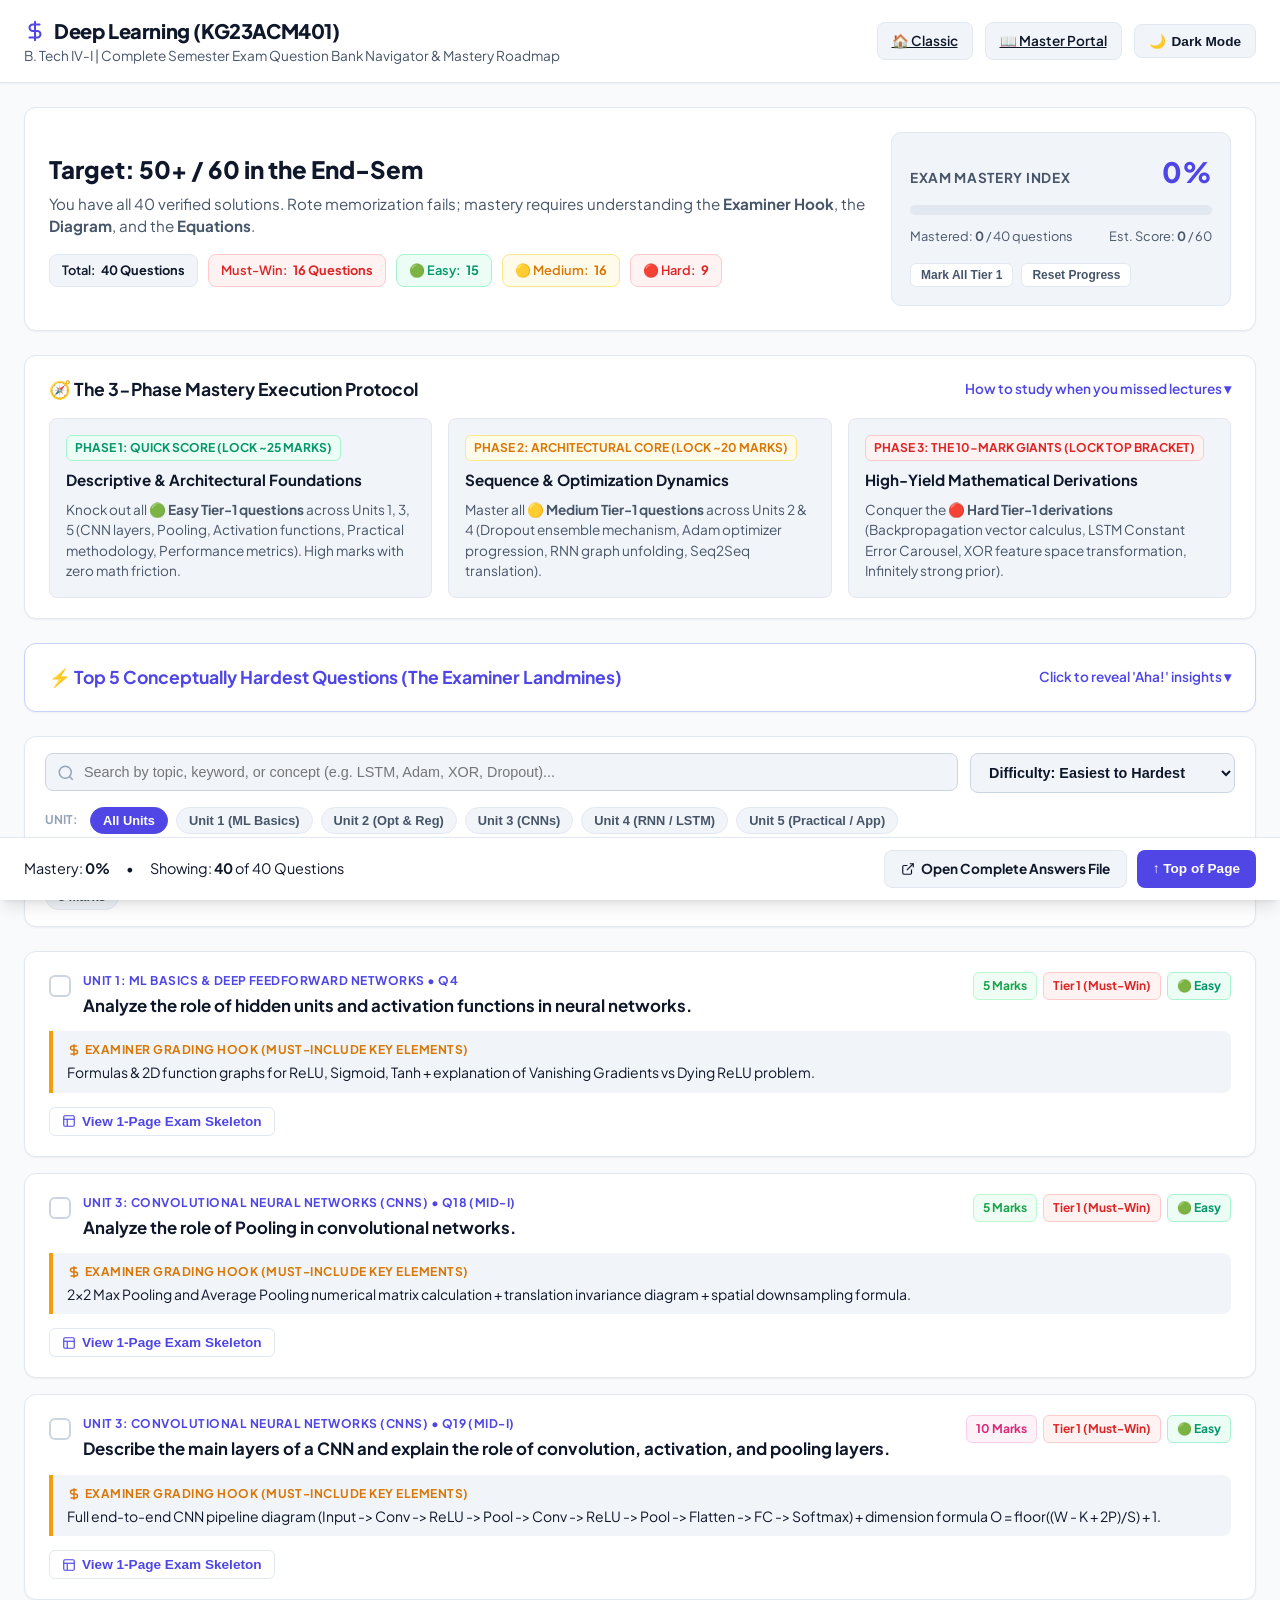
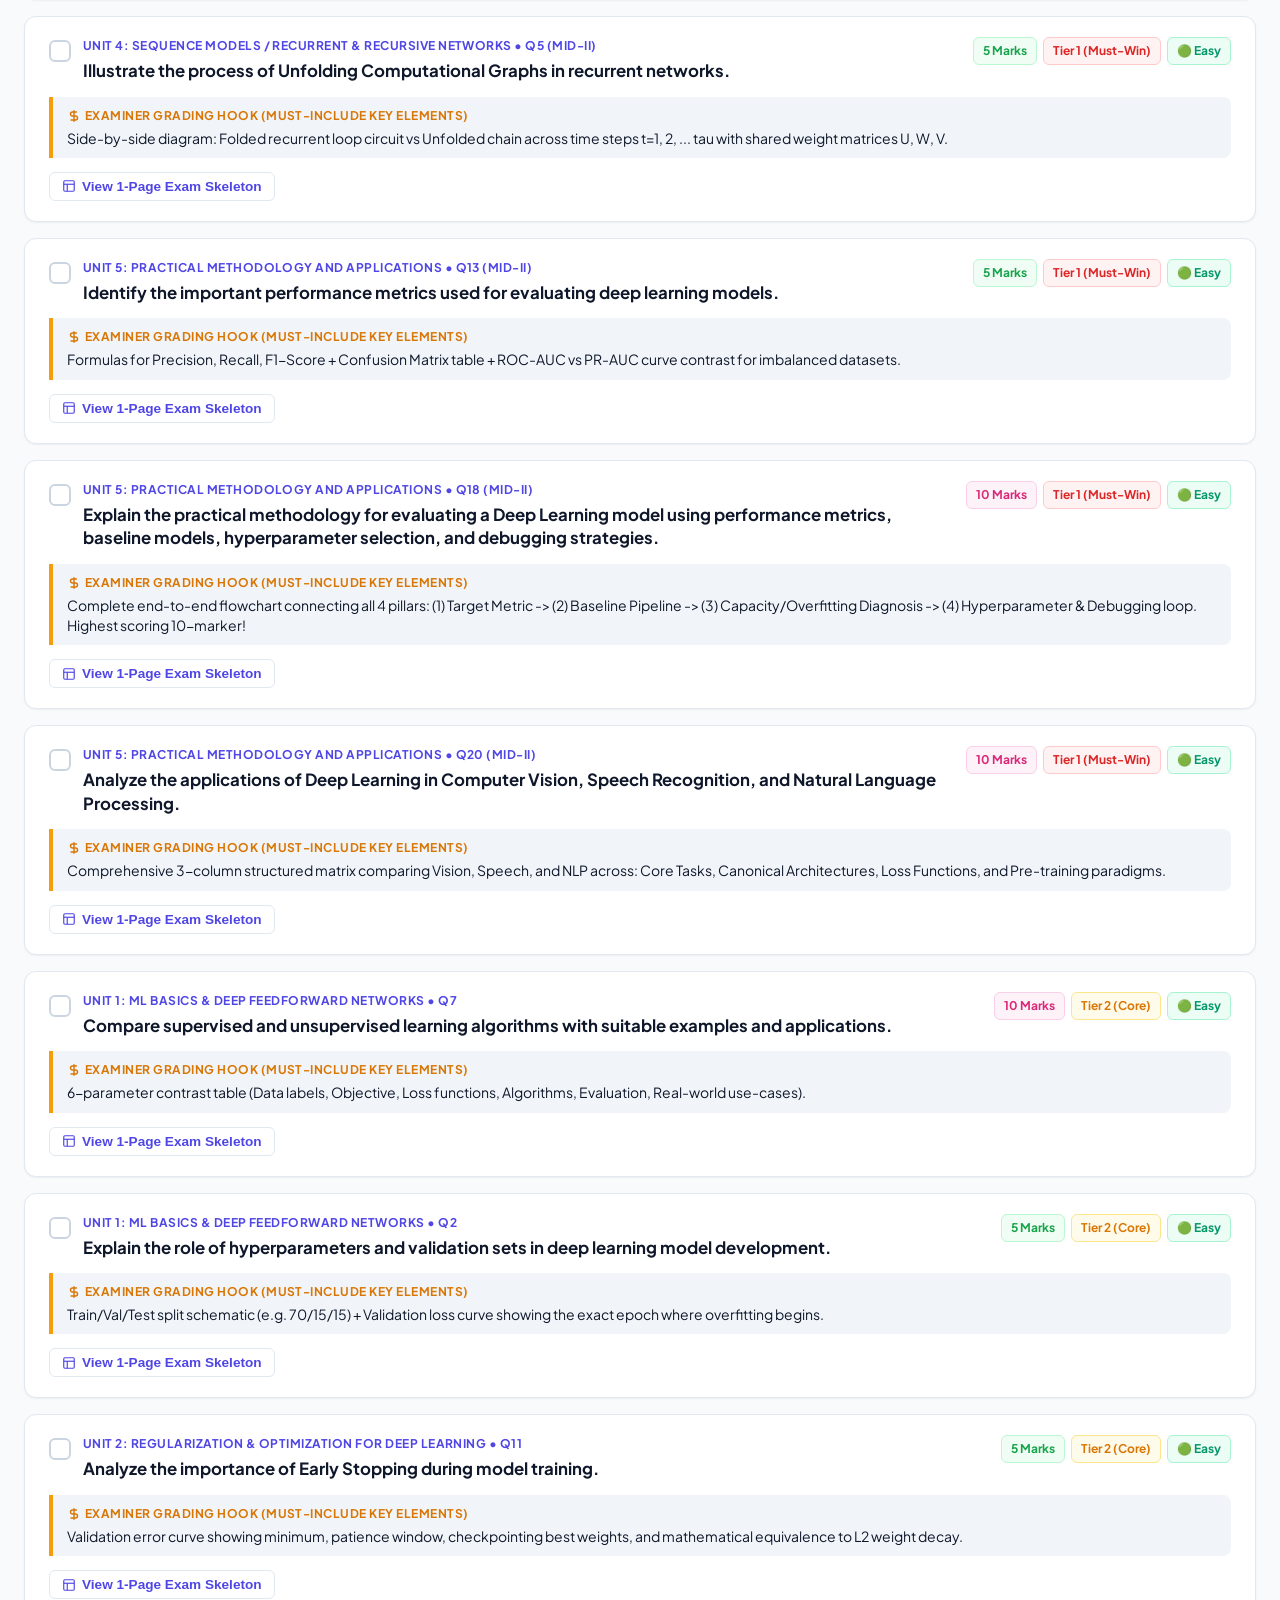
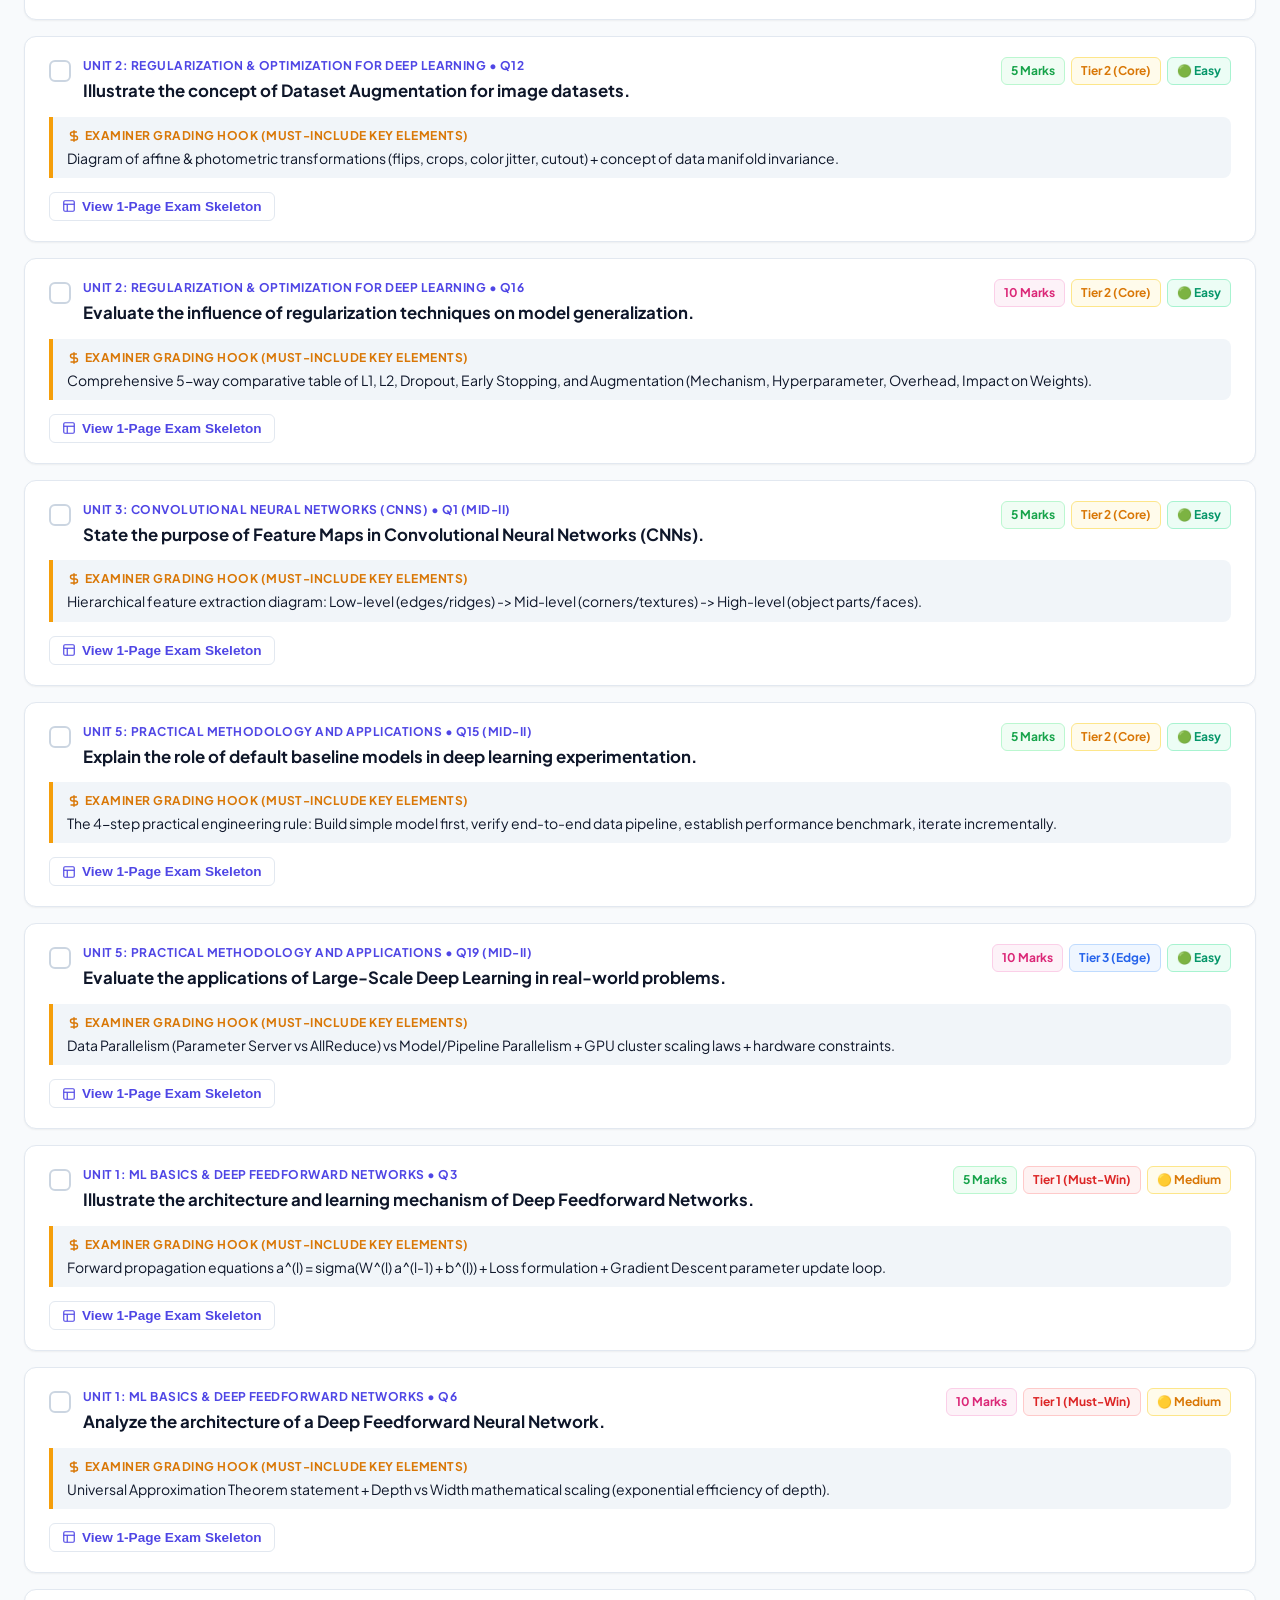
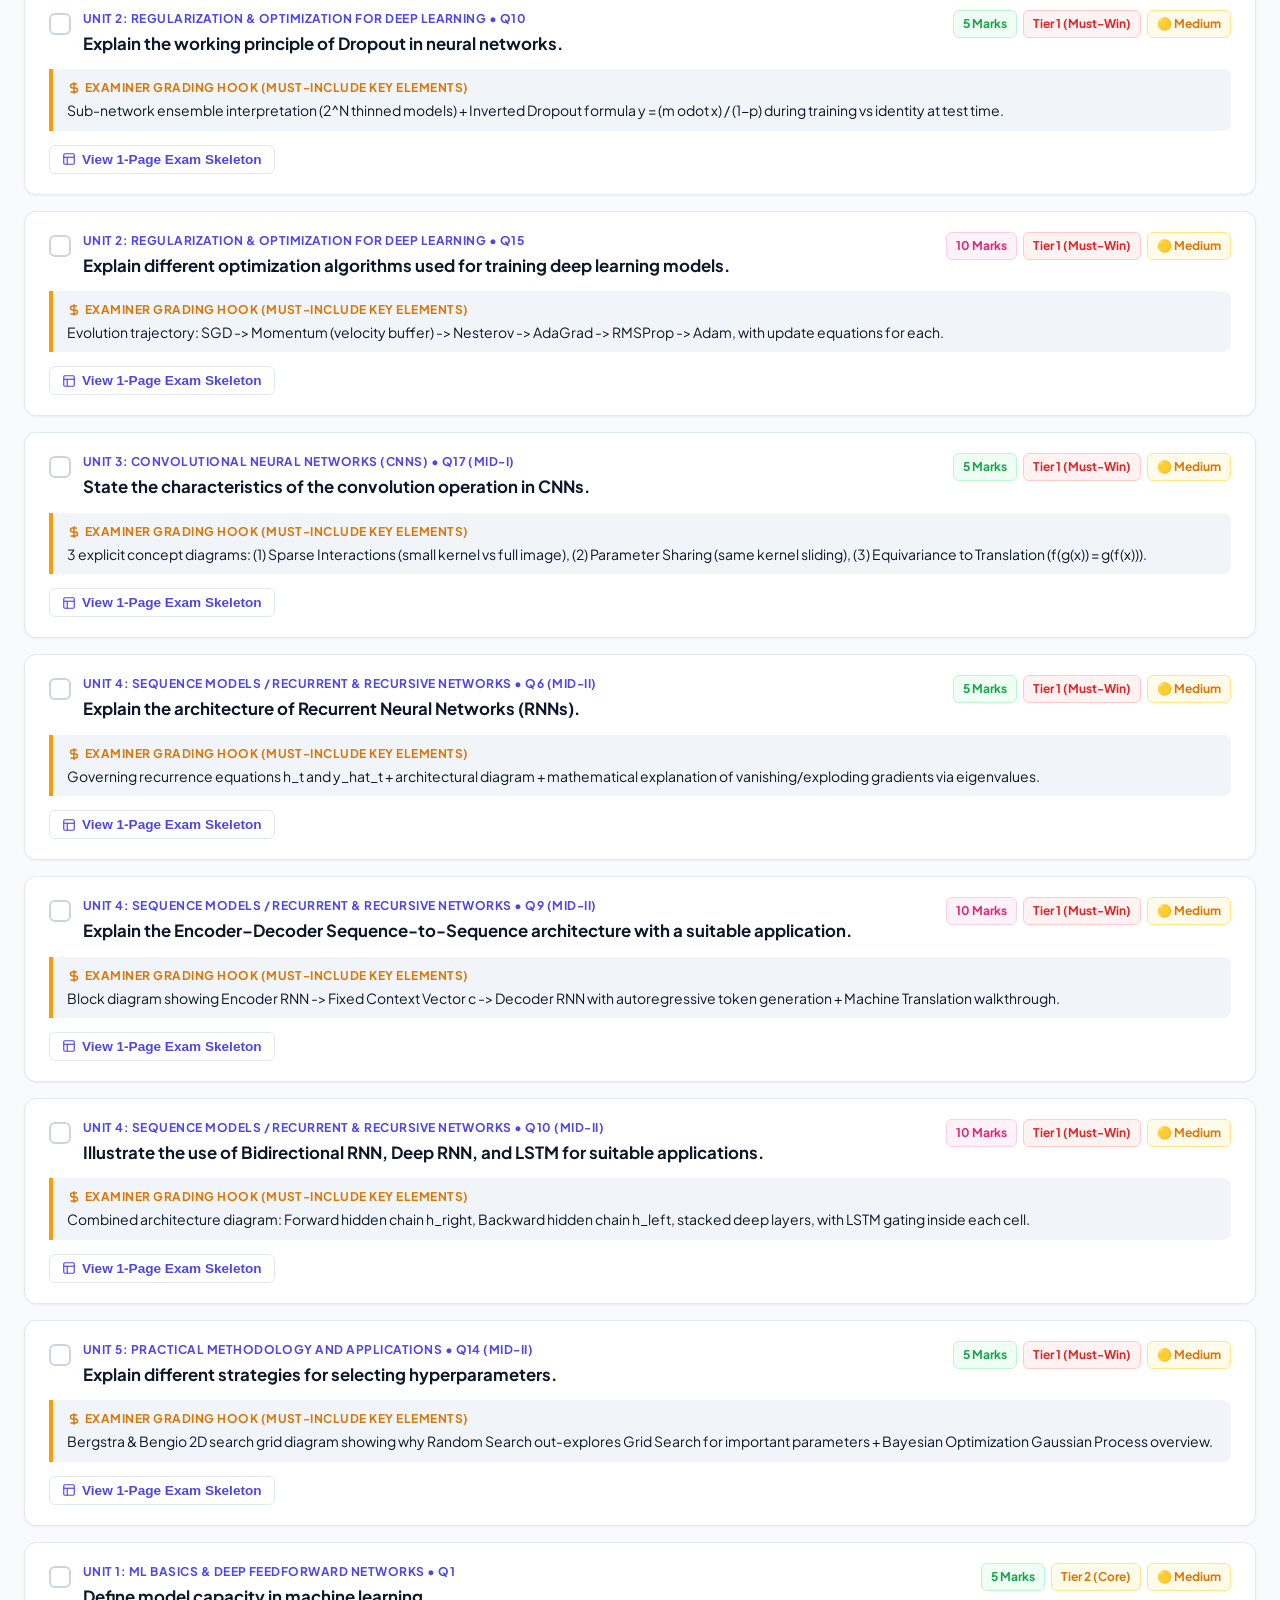
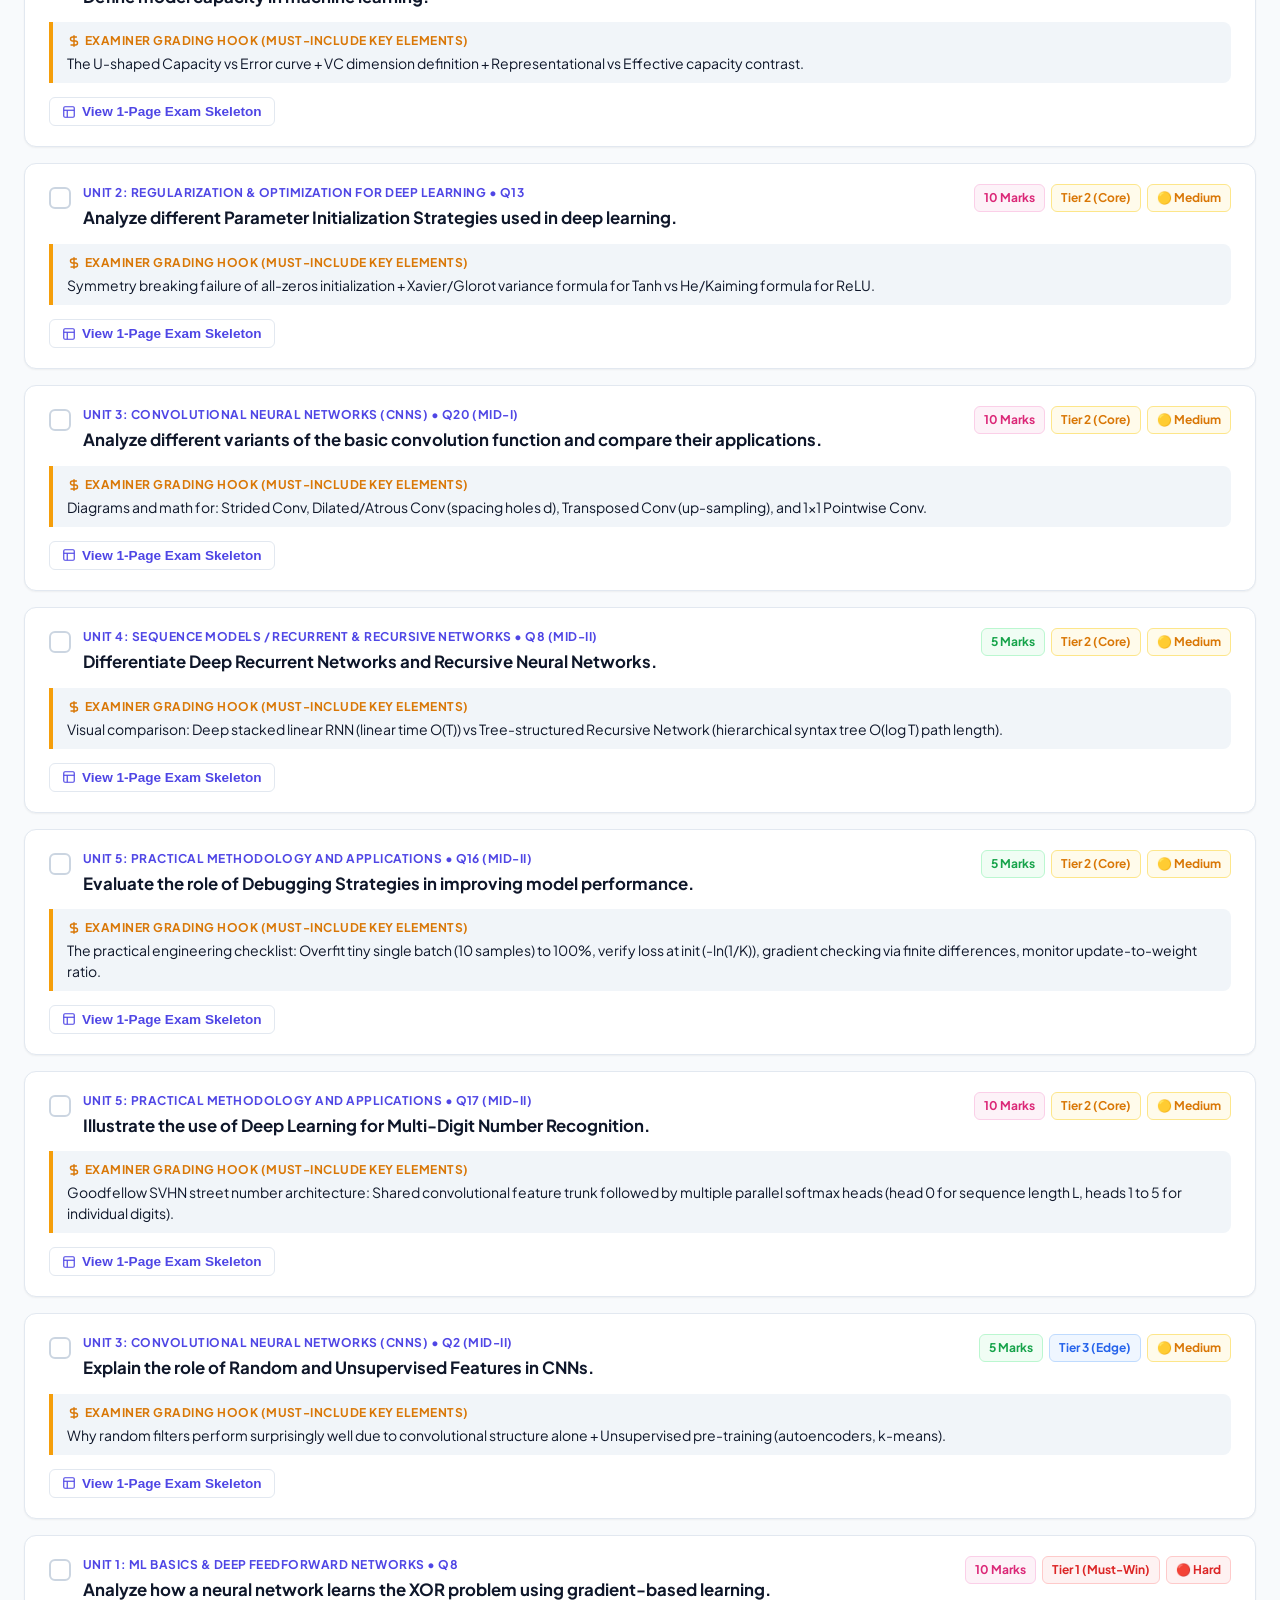
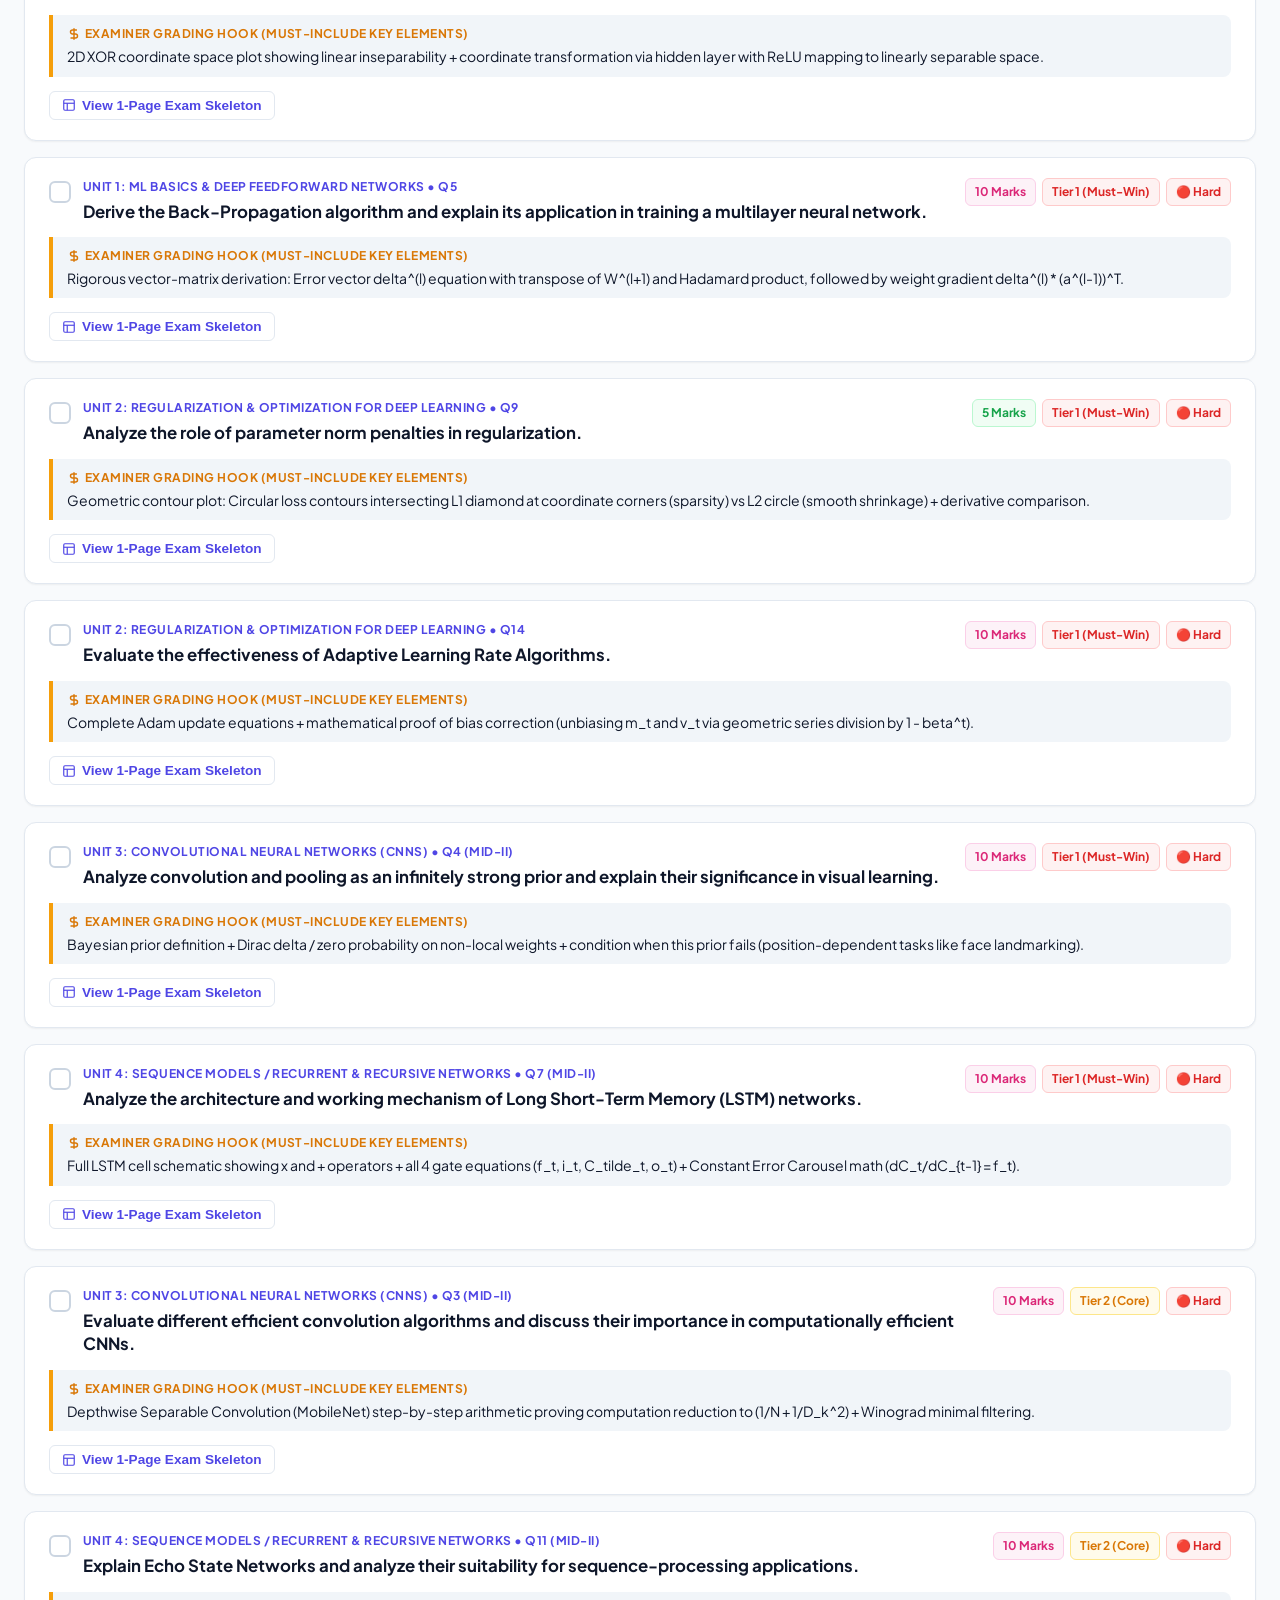
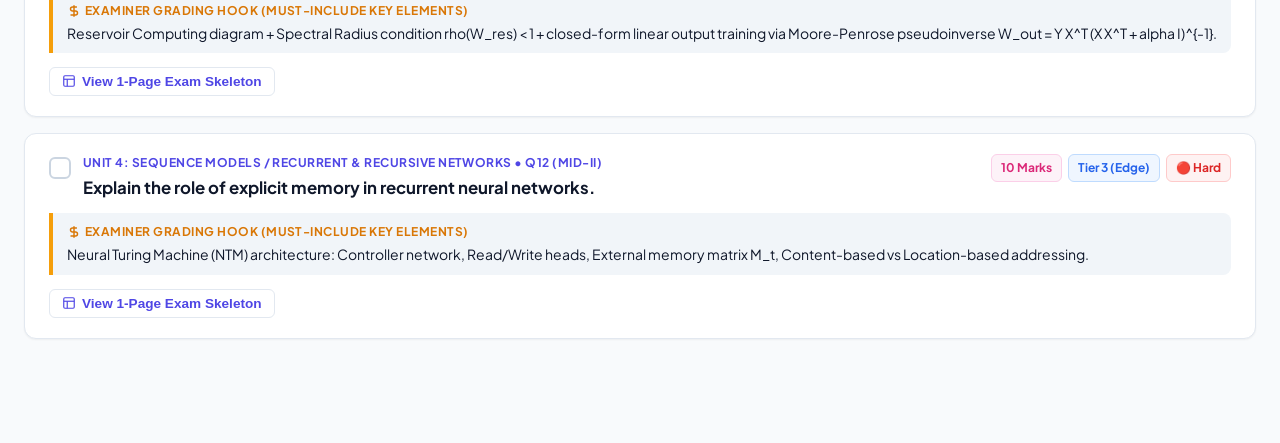
<file: master_roadmap.html>
<!doctype html>
<html lang="en" data-theme="light">
<head>
<meta charset="utf-8">
<meta name="viewport" content="width=device-width, initial-scale=1, viewport-fit=cover">
<title>Deep Learning (KG23ACM401) — Exam Mastery Roadmap & Question Bank Navigator</title>
<link rel="preconnect" href="https://fonts.googleapis.com">
<link rel="preconnect" href="https://fonts.gstatic.com" crossorigin>
<link href="https://fonts.googleapis.com/css2?family=Plus+Jakarta+Sans:wght@400;500;600;700;800&family=Fira+Code:wght@400;500;600&display=swap" rel="stylesheet">
<style>
:root {
  --bg: #f8fafc;
  --surface: #ffffff;
  --surface-raised: #f1f5f9;
  --border: #e2e8f0;
  --border-strong: #cbd5e1;
  --text-main: #0f172a;
  --text-muted: #475569;
  --text-dim: #94a3b8;
  
  --primary: #4f46e5;
  --primary-light: #eef2ff;
  --primary-border: #c7d2fe;
  
  --tier1: #dc2626;
  --tier1-bg: #fef2f2;
  --tier1-border: #fecaca;
  
  --tier2: #d97706;
  --tier2-bg: #fffbeb;
  --tier2-border: #fde68a;
  
  --tier3: #2563eb;
  --tier3-bg: #eff6ff;
  --tier3-border: #bfdbfe;
  
  --diff-easy: #059669;
  --diff-easy-bg: #ecfdf5;
  --diff-easy-border: #a7f3d0;
  
  --diff-med: #d97706;
  --diff-med-bg: #fffbeb;
  --diff-med-border: #fde68a;
  
  --diff-hard: #dc2626;
  --diff-hard-bg: #fef2f2;
  --diff-hard-border: #fecaca;
  
  --shadow-sm: 0 1px 2px 0 rgb(0 0 0 / 0.05);
  --shadow-md: 0 4px 6px -1px rgb(0 0 0 / 0.1), 0 2px 4px -2px rgb(0 0 0 / 0.1);
  --shadow-lg: 0 10px 15px -3px rgb(0 0 0 / 0.1), 0 4px 6px -4px rgb(0 0 0 / 0.1);
  --radius: 12px;
}

[data-theme="dark"] {
  --bg: #0b0f19;
  --surface: #111827;
  --surface-raised: #1f2937;
  --border: #374151;
  --border-strong: #4b5563;
  --text-main: #f9fafb;
  --text-muted: #9ca3af;
  --text-dim: #6b7280;
  
  --primary: #818cf8;
  --primary-light: #1e1b4b;
  --primary-border: #3730a3;
  
  --tier1: #f87171;
  --tier1-bg: #450a0a;
  --tier1-border: #7f1d1d;
  
  --tier2: #fbbf24;
  --tier2-bg: #451a03;
  --tier2-border: #78350f;
  
  --tier3: #60a5fa;
  --tier3-bg: #172554;
  --tier3-border: #1e3a8a;
  
  --diff-easy: #34d399;
  --diff-easy-bg: #064e3b;
  --diff-easy-border: #065f46;
  
  --diff-med: #fbbf24;
  --diff-med-bg: #451a03;
  --diff-med-border: #78350f;
  
  --diff-hard: #f87171;
  --diff-hard-bg: #450a0a;
  --diff-hard-border: #7f1d1d;
  
  --shadow-sm: 0 1px 2px 0 rgb(0 0 0 / 0.5);
  --shadow-md: 0 4px 6px -1px rgb(0 0 0 / 0.5);
  --shadow-lg: 0 10px 15px -3px rgb(0 0 0 / 0.6);
}

* {
  box-sizing: border-box;
  margin: 0;
  padding: 0;
}

body {
  font-family: 'Plus Jakarta Sans', -apple-system, BlinkMacSystemFont, 'Segoe UI', Roboto, sans-serif;
  background-color: var(--bg);
  color: var(--text-main);
  line-height: 1.5;
  padding-bottom: 80px;
  transition: background-color 0.2s ease, color 0.2s ease;
}

header {
  background: var(--surface);
  border-bottom: 1px solid var(--border);
  position: sticky;
  top: 0;
  z-index: 50;
  box-shadow: var(--shadow-sm);
  backdrop-filter: blur(8px);
}

.header-container {
  max-width: 1320px;
  margin: 0 auto;
  padding: 16px 24px;
  display: flex;
  align-items: center;
  justify-content: space-between;
  flex-wrap: wrap;
  gap: 16px;
}

.header-title h1 {
  font-size: 1.25rem;
  font-weight: 800;
  letter-spacing: -0.02em;
  display: flex;
  align-items: center;
  gap: 8px;
}

.header-title p {
  font-size: 0.85rem;
  color: var(--text-muted);
}

.header-actions {
  display: flex;
  align-items: center;
  gap: 12px;
}

.theme-toggle-btn {
  background: var(--surface-raised);
  border: 1px solid var(--border);
  color: var(--text-main);
  padding: 8px 14px;
  border-radius: 8px;
  font-size: 0.85rem;
  font-weight: 600;
  cursor: pointer;
  display: inline-flex;
  align-items: center;
  gap: 6px;
  transition: all 0.15s ease;
}
.theme-toggle-btn:hover {
  border-color: var(--border-strong);
}

.main-container {
  max-width: 1320px;
  margin: 24px auto;
  padding: 0 24px;
  display: flex;
  flex-direction: column;
  gap: 24px;
}

/* TRACKER HERO */
.hero-tracker {
  background: var(--surface);
  border: 1px solid var(--border);
  border-radius: var(--radius);
  padding: 24px;
  box-shadow: var(--shadow-sm);
  display: grid;
  grid-template-columns: 1fr 340px;
  gap: 24px;
  align-items: center;
}

@media (max-width: 900px) {
  .hero-tracker {
    grid-template-columns: 1fr;
  }
}

.hero-info h2 {
  font-size: 1.5rem;
  font-weight: 800;
  margin-bottom: 6px;
}

.hero-info p {
  color: var(--text-muted);
  font-size: 0.95rem;
  margin-bottom: 16px;
}

.stat-pills {
  display: flex;
  flex-wrap: wrap;
  gap: 10px;
}

.stat-pill {
  background: var(--surface-raised);
  border: 1px solid var(--border);
  padding: 6px 12px;
  border-radius: 8px;
  font-size: 0.8rem;
  font-weight: 600;
  display: flex;
  align-items: center;
  gap: 6px;
}

.stat-pill.t1 { border-color: var(--tier1-border); background: var(--tier1-bg); color: var(--tier1); }
.stat-pill.easy { border-color: var(--diff-easy-border); background: var(--diff-easy-bg); color: var(--diff-easy); }
.stat-pill.med { border-color: var(--diff-med-border); background: var(--diff-med-bg); color: var(--diff-med); }
.stat-pill.hard { border-color: var(--diff-hard-border); background: var(--diff-hard-bg); color: var(--diff-hard); }

.tracker-card {
  background: var(--surface-raised);
  border: 1px solid var(--border);
  border-radius: 10px;
  padding: 18px;
  display: flex;
  flex-direction: column;
  gap: 12px;
}

.tracker-header {
  display: flex;
  justify-content: space-between;
  align-items: baseline;
}

.tracker-title {
  font-size: 0.85rem;
  font-weight: 700;
  text-transform: uppercase;
  letter-spacing: 0.05em;
  color: var(--text-muted);
}

.tracker-score {
  font-size: 1.75rem;
  font-weight: 800;
  color: var(--primary);
}

.progress-bar-bg {
  height: 10px;
  background: var(--border);
  border-radius: 5px;
  overflow: hidden;
}

.progress-bar-fill {
  height: 100%;
  width: 0%;
  background: linear-gradient(90deg, #4f46e5, #06b6d4, #10b981);
  transition: width 0.3s cubic-bezier(0.4, 0, 0.2, 1);
}

.tracker-sub {
  font-size: 0.8rem;
  color: var(--text-muted);
  display: flex;
  justify-content: space-between;
}

.tracker-btn-row {
  display: flex;
  gap: 8px;
  margin-top: 4px;
}

.tracker-btn {
  background: var(--surface);
  border: 1px solid var(--border);
  padding: 4px 10px;
  border-radius: 6px;
  font-size: 0.75rem;
  font-weight: 600;
  cursor: pointer;
  color: var(--text-muted);
  transition: all 0.15s;
}
.tracker-btn:hover {
  color: var(--text-main);
  border-color: var(--border-strong);
}

/* STUDY STRATEGY TABS */
.strategy-box {
  background: var(--surface);
  border: 1px solid var(--border);
  border-radius: var(--radius);
  padding: 20px 24px;
  box-shadow: var(--shadow-sm);
}

.strategy-title {
  font-size: 1.1rem;
  font-weight: 700;
  display: flex;
  align-items: center;
  justify-content: space-between;
  cursor: pointer;
  user-select: none;
}

.strategy-content {
  margin-top: 16px;
  display: grid;
  grid-template-columns: repeat(auto-fit, minmax(280px, 1fr));
  gap: 16px;
}

.phase-card {
  background: var(--surface-raised);
  border: 1px solid var(--border);
  border-radius: 8px;
  padding: 16px;
  display: flex;
  flex-direction: column;
  gap: 8px;
}

.phase-tag {
  font-size: 0.75rem;
  font-weight: 700;
  padding: 3px 8px;
  border-radius: 6px;
  width: fit-content;
  text-transform: uppercase;
}
.phase-1 { background: var(--diff-easy-bg); color: var(--diff-easy); border: 1px solid var(--diff-easy-border); }
.phase-2 { background: var(--diff-med-bg); color: var(--diff-med); border: 1px solid var(--diff-med-border); }
.phase-3 { background: var(--diff-hard-bg); color: var(--diff-hard); border: 1px solid var(--diff-hard-border); }

.phase-title {
  font-weight: 700;
  font-size: 0.95rem;
}

.phase-desc {
  font-size: 0.85rem;
  color: var(--text-muted);
}

/* TOP 5 HARD QUESTIONS ACCORDION */
.peaks-box {
  background: var(--surface);
  border: 1px solid var(--primary-border);
  border-radius: var(--radius);
  padding: 20px 24px;
  box-shadow: var(--shadow-sm);
}

.peaks-title {
  font-size: 1.1rem;
  font-weight: 700;
  color: var(--primary);
  display: flex;
  align-items: center;
  justify-content: space-between;
  cursor: pointer;
}

.peaks-grid {
  margin-top: 16px;
  display: flex;
  flex-direction: column;
  gap: 12px;
}

.peak-item {
  background: var(--surface-raised);
  border: 1px solid var(--border);
  border-radius: 8px;
  padding: 14px 18px;
  cursor: pointer;
  transition: all 0.15s ease;
}
.peak-item:hover {
  border-color: var(--primary);
}

.peak-header {
  display: flex;
  justify-content: space-between;
  align-items: center;
  gap: 12px;
  font-weight: 700;
  font-size: 0.95rem;
}

.peak-details {
  display: none;
  margin-top: 12px;
  padding-top: 12px;
  border-top: 1px dashed var(--border);
  font-size: 0.875rem;
  color: var(--text-muted);
  line-height: 1.6;
}
.peak-item.open .peak-details {
  display: block;
}

/* CONTROLS / FILTER BAR */
.controls-container {
  background: var(--surface);
  border: 1px solid var(--border);
  border-radius: var(--radius);
  padding: 16px 20px;
  box-shadow: var(--shadow-sm);
  display: flex;
  flex-direction: column;
  gap: 14px;
  position: sticky;
  top: 73px;
  z-index: 40;
}

.search-row {
  display: flex;
  gap: 12px;
  flex-wrap: wrap;
}

.search-input-wrap {
  flex: 1;
  min-width: 260px;
  position: relative;
}

.search-input {
  width: 100%;
  padding: 10px 14px 10px 38px;
  border: 1px solid var(--border-strong);
  border-radius: 8px;
  background: var(--surface-raised);
  color: var(--text-main);
  font-size: 0.9rem;
  outline: none;
  transition: border-color 0.15s ease;
}
.search-input:focus {
  border-color: var(--primary);
  box-shadow: 0 0 0 2px var(--primary-light);
}

.search-icon {
  position: absolute;
  left: 12px;
  top: 50%;
  transform: translateY(-50%);
  color: var(--text-dim);
  pointer-events: none;
}

.sort-select {
  padding: 10px 14px;
  border: 1px solid var(--border-strong);
  border-radius: 8px;
  background: var(--surface-raised);
  color: var(--text-main);
  font-size: 0.9rem;
  font-weight: 600;
  cursor: pointer;
  outline: none;
}

.filters-row {
  display: flex;
  flex-wrap: wrap;
  gap: 8px;
  align-items: center;
}

.filter-group-label {
  font-size: 0.75rem;
  font-weight: 700;
  text-transform: uppercase;
  color: var(--text-dim);
  margin-right: 4px;
}

.filter-pill {
  background: var(--surface-raised);
  border: 1px solid var(--border);
  color: var(--text-muted);
  padding: 5px 12px;
  border-radius: 20px;
  font-size: 0.8rem;
  font-weight: 600;
  cursor: pointer;
  transition: all 0.15s;
  user-select: none;
}
.filter-pill:hover {
  border-color: var(--border-strong);
  color: var(--text-main);
}
.filter-pill.active {
  background: var(--primary);
  color: #ffffff;
  border-color: var(--primary);
}

/* QUESTIONS LIST & CARDS */
.questions-grid {
  display: flex;
  flex-direction: column;
  gap: 16px;
}

.q-card {
  background: var(--surface);
  border: 1px solid var(--border);
  border-radius: var(--radius);
  padding: 20px 24px;
  box-shadow: var(--shadow-sm);
  transition: border-color 0.15s ease, box-shadow 0.15s ease, transform 0.1s ease;
  display: flex;
  flex-direction: column;
  gap: 14px;
}
.q-card:hover {
  border-color: var(--border-strong);
  box-shadow: var(--shadow-md);
}

.q-card.is-mastered {
  border-color: var(--diff-easy-border);
  background: linear-gradient(to right, var(--surface), var(--diff-easy-bg));
}

.q-card-top {
  display: flex;
  align-items: flex-start;
  justify-content: space-between;
  gap: 16px;
}

.q-checkbox-title {
  display: flex;
  align-items: flex-start;
  gap: 12px;
  flex: 1;
}

.q-checkbox {
  appearance: none;
  -webkit-appearance: none;
  width: 22px;
  height: 22px;
  border: 2px solid var(--border-strong);
  border-radius: 6px;
  margin-top: 3px;
  cursor: pointer;
  display: grid;
  place-content: center;
  transition: all 0.15s ease;
  background: var(--surface);
  flex-shrink: 0;
}
.q-checkbox:checked {
  background: var(--diff-easy);
  border-color: var(--diff-easy);
}
.q-checkbox:checked::before {
  content: "";
  width: 10px;
  height: 6px;
  border-left: 2px solid #fff;
  border-bottom: 2px solid #fff;
  transform: rotate(-45deg) translate(1px, -1px);
}

.q-title-wrap {
  display: flex;
  flex-direction: column;
  gap: 4px;
}

.q-unit-tag {
  font-size: 0.75rem;
  font-weight: 700;
  text-transform: uppercase;
  letter-spacing: 0.04em;
  color: var(--primary);
}

.q-title {
  font-size: 1.05rem;
  font-weight: 700;
  line-height: 1.4;
  color: var(--text-main);
}

.q-badges {
  display: flex;
  flex-wrap: wrap;
  gap: 6px;
  align-items: center;
  flex-shrink: 0;
}

.badge {
  padding: 4px 9px;
  border-radius: 6px;
  font-size: 0.75rem;
  font-weight: 700;
  white-space: nowrap;
}

.badge.marks-10 {
  background: #fdf2f8;
  color: #db2777;
  border: 1px solid #fbcfe8;
}
[data-theme="dark"] .badge.marks-10 {
  background: #4a044e;
  color: #f472b6;
  border-color: #831843;
}

.badge.marks-5 {
  background: #f0fdf4;
  color: #16a34a;
  border: 1px solid #bbf7d0;
}
[data-theme="dark"] .badge.marks-5 {
  background: #052e16;
  color: #4ade80;
  border-color: #14532d;
}

.badge.tier-1 {
  background: var(--tier1-bg);
  color: var(--tier1);
  border: 1px solid var(--tier1-border);
}
.badge.tier-2 {
  background: var(--tier2-bg);
  color: var(--tier2);
  border: 1px solid var(--tier2-border);
}
.badge.tier-3 {
  background: var(--tier3-bg);
  color: var(--tier3);
  border: 1px solid var(--tier3-border);
}

.badge.diff-easy {
  background: var(--diff-easy-bg);
  color: var(--diff-easy);
  border: 1px solid var(--diff-easy-border);
}
.badge.diff-med {
  background: var(--diff-med-bg);
  color: var(--diff-med);
  border: 1px solid var(--diff-med-border);
}
.badge.diff-hard {
  background: var(--diff-hard-bg);
  color: var(--diff-hard);
  border: 1px solid var(--diff-hard-border);
}

/* EXAMINER HOOK BOX */
.examiner-hook-box {
  background: var(--surface-raised);
  border-left: 4px solid #f59e0b;
  border-radius: 0 8px 8px 0;
  padding: 10px 14px;
  font-size: 0.875rem;
  display: flex;
  flex-direction: column;
  gap: 3px;
}

.examiner-hook-label {
  font-weight: 700;
  font-size: 0.75rem;
  text-transform: uppercase;
  color: #d97706;
  letter-spacing: 0.04em;
  display: flex;
  align-items: center;
  gap: 4px;
}

.examiner-hook-text {
  color: var(--text-main);
  line-height: 1.45;
}

/* SKELETON COLLAPSIBLE */
.skeleton-toggle {
  background: transparent;
  border: 1px solid var(--border);
  color: var(--primary);
  font-weight: 600;
  font-size: 0.85rem;
  padding: 6px 12px;
  border-radius: 6px;
  cursor: pointer;
  display: inline-flex;
  align-items: center;
  gap: 6px;
  width: fit-content;
  transition: all 0.15s;
}
.skeleton-toggle:hover {
  background: var(--primary-light);
  border-color: var(--primary-border);
}

.skeleton-body {
  display: none;
  background: var(--surface-raised);
  border: 1px solid var(--border);
  border-radius: 8px;
  padding: 16px;
  font-size: 0.875rem;
  line-height: 1.6;
}
.skeleton-body.open {
  display: flex;
  flex-direction: column;
  gap: 14px;
}

.skel-section-title {
  font-weight: 700;
  font-size: 0.8rem;
  text-transform: uppercase;
  letter-spacing: 0.05em;
  color: var(--text-muted);
  margin-bottom: 4px;
}

.code-box {
  background: var(--surface);
  border: 1px solid var(--border);
  border-radius: 6px;
  padding: 10px 12px;
  font-family: 'Fira Code', monospace;
  font-size: 0.825rem;
  overflow-x: auto;
  color: var(--text-main);
}

.skel-headings-list {
  list-style: none;
  display: flex;
  flex-direction: column;
  gap: 4px;
}
.skel-headings-list li {
  position: relative;
  padding-left: 20px;
}
.skel-headings-list li::before {
  content: "▸";
  position: absolute;
  left: 4px;
  color: var(--primary);
  font-weight: bold;
}

.empty-state {
  text-align: center;
  padding: 60px 20px;
  color: var(--text-muted);
}
.empty-state h3 {
  font-size: 1.25rem;
  margin-bottom: 6px;
  color: var(--text-main);
}

/* FLOATING FOOTER BAR */
.floating-footer {
  position: fixed;
  bottom: 0;
  left: 0;
  right: 0;
  background: var(--surface);
  border-top: 1px solid var(--border);
  box-shadow: var(--shadow-lg);
  padding: 12px 24px;
  z-index: 50;
  display: flex;
  align-items: center;
  justify-content: space-between;
}

.footer-inner {
  max-width: 1320px;
  margin: 0 auto;
  width: 100%;
  display: flex;
  align-items: center;
  justify-content: space-between;
  flex-wrap: wrap;
  gap: 12px;
}

.footer-stats {
  display: flex;
  align-items: center;
  gap: 16px;
  font-size: 0.9rem;
}

.footer-btn-group {
  display: flex;
  gap: 10px;
}

.action-btn {
  background: var(--primary);
  color: #fff;
  border: none;
  padding: 8px 16px;
  border-radius: 8px;
  font-weight: 700;
  font-size: 0.85rem;
  cursor: pointer;
  text-decoration: none;
  display: inline-flex;
  align-items: center;
  gap: 6px;
  transition: opacity 0.15s;
}
.action-btn:hover {
  opacity: 0.9;
}

.action-btn.secondary {
  background: var(--surface-raised);
  color: var(--text-main);
  border: 1px solid var(--border);
}

/* Mobile Responsiveness for Roadmap */
@media (max-width: 768px) {
  .header-container {
    padding: 12px 14px;
    gap: 10px;
  }
  .header-title h1 {
    font-size: 1.05rem;
  }
  .header-title p {
    font-size: 0.75rem;
  }
  .header-actions {
    width: 100%;
    justify-content: space-between;
  }
  .main-container {
    padding: 14px 12px;
  }
  .hero-tracker {
    grid-template-columns: 1fr;
    gap: 16px;
    padding: 18px 16px;
  }
  .hero-info h2 {
    font-size: 1.25rem;
  }
  .stat-pills {
    gap: 6px;
  }
  .stat-pill {
    font-size: 0.75rem;
    padding: 4px 8px;
  }
  .search-filter-card {
    padding: 14px;
  }
  .search-row {
    flex-direction: column;
    gap: 8px;
  }
  .sort-select {
    width: 100%;
  }
  .q-card {
    padding: 14px 16px;
  }
  .q-card-top {
    flex-direction: column;
    gap: 10px;
  }
  .q-meta-badges {
    width: 100%;
    justify-content: flex-start;
  }
  .skel-block {
    padding: 10px 12px;
  }
  .floating-footer {
    padding: 10px 14px;
  }
  .footer-inner {
    flex-direction: column;
    align-items: stretch;
    gap: 8px;
  }
  .footer-stats {
    justify-content: space-between;
    font-size: 0.8rem;
  }
  .footer-btn-group {
    width: 100%;
    justify-content: space-between;
  }
  .action-btn {
    flex: 1;
    justify-content: center;
    padding: 6px 10px;
    font-size: 0.8rem;
  }
}

</style>
</head>
<body>

<header>
  <div class="header-container">
    <div class="header-title">
      <h1>
        <svg width="22" height="22" viewBox="0 0 24 24" fill="none" stroke="currentColor" stroke-width="2.2" stroke-linecap="round" stroke-linejoin="round" style="color:var(--primary);"><path d="M12 2v20M17 5H9.5a3.5 3.5 0 0 0 0 7h5a3.5 3.5 0 0 1 0 7H6"/></svg>
        Deep Learning (KG23ACM401)
      </h1>
      <p>B. Tech IV-I | Complete Semester Exam Question Bank Navigator & Mastery Roadmap</p>
    </div>
    <div class="header-actions">
      <a href="index.html" class="theme-toggle-btn" title="Open Classic StudyMode">
        🏠 Classic
      </a>
      <a href="master_portal.html" class="theme-toggle-btn" title="Open Master Study Portal">
        📖 Master Portal
      </a>
      <button class="theme-toggle-btn" id="themeToggleBtn">
        <span id="themeIcon">🌙</span> Dark Mode
      </button>
    </div>
  </div>
</header>

<main class="main-container">

  <!-- HERO TRACKER -->
  <section class="hero-tracker">
    <div class="hero-info">
      <h2>Target: 50+ / 60 in the End-Sem</h2>
      <p>You have all 40 verified solutions. Rote memorization fails; mastery requires understanding the <strong>Examiner Hook</strong>, the <strong>Diagram</strong>, and the <strong>Equations</strong>.</p>
      <div class="stat-pills">
        <div class="stat-pill">Total: <strong>40 Questions</strong></div>
        <div class="stat-pill t1">Must-Win: <strong>16 Questions</strong></div>
        <div class="stat-pill easy">🟢 Easy: <strong id="cntEasy">0</strong></div>
        <div class="stat-pill med">🟡 Medium: <strong id="cntMed">0</strong></div>
        <div class="stat-pill hard">🔴 Hard: <strong id="cntHard">0</strong></div>
      </div>
    </div>
    <div class="tracker-card">
      <div class="tracker-header">
        <span class="tracker-title">Exam Mastery Index</span>
        <span class="tracker-score" id="masteryPercent">0%</span>
      </div>
      <div class="progress-bar-bg">
        <div class="progress-bar-fill" id="progressBar"></div>
      </div>
      <div class="tracker-sub">
        <span>Mastered: <strong id="masteredCount">0</strong> / 40 questions</span>
        <span>Est. Score: <strong id="projectedMarks">0</strong> / 60</span>
      </div>
      <div class="tracker-btn-row">
        <button class="tracker-btn" id="btnSelectAll">Mark All Tier 1</button>
        <button class="tracker-btn" id="btnResetProgress">Reset Progress</button>
      </div>
    </div>
  </section>

  <!-- 3-PHASE STUDY ROADMAP -->
  <section class="strategy-box">
    <div class="strategy-title" id="strategyToggle">
      <span>🧭 The 3-Phase Mastery Execution Protocol</span>
      <span style="font-size:0.85rem; color:var(--primary); font-weight:600;">How to study when you missed lectures ▾</span>
    </div>
    <div class="strategy-content" id="strategyContent">
      <div class="phase-card">
        <span class="phase-tag phase-1">Phase 1: Quick Score (Lock ~25 Marks)</span>
        <div class="phase-title">Descriptive & Architectural Foundations</div>
        <div class="phase-desc">Knock out all 🟢 <strong>Easy Tier-1 questions</strong> across Units 1, 3, 5 (CNN layers, Pooling, Activation functions, Practical methodology, Performance metrics). High marks with zero math friction.</div>
      </div>
      <div class="phase-card">
        <span class="phase-tag phase-2">Phase 2: Architectural Core (Lock ~20 Marks)</span>
        <div class="phase-title">Sequence & Optimization Dynamics</div>
        <div class="phase-desc">Master all 🟡 <strong>Medium Tier-1 questions</strong> across Units 2 & 4 (Dropout ensemble mechanism, Adam optimizer progression, RNN graph unfolding, Seq2Seq translation).</div>
      </div>
      <div class="phase-card">
        <span class="phase-tag phase-3">Phase 3: The 10-Mark Giants (Lock Top Bracket)</span>
        <div class="phase-title">High-Yield Mathematical Derivations</div>
        <div class="phase-desc">Conquer the 🔴 <strong>Hard Tier-1 derivations</strong> (Backpropagation vector calculus, LSTM Constant Error Carousel, XOR feature space transformation, Infinitely strong prior).</div>
      </div>
    </div>
  </section>

  <!-- TOP 5 CONCEPTUAL PEAKS ACCORDION -->
  <section class="peaks-box">
    <div class="peaks-title" id="peaksToggle">
      <span>⚡ Top 5 Conceptually Hardest Questions (The Examiner Landmines)</span>
      <span style="font-size:0.85rem; font-weight:600;">Click to reveal 'Aha!' insights ▾</span>
    </div>
    <div class="peaks-grid" id="peaksGrid" style="display:none;">
      
      <div class="peak-item" onclick="this.classList.toggle('open')">
        <div class="peak-header">
          <span>#1. Unit 3 (Q4): Convolution & Pooling as an "Infinitely Strong Prior"</span>
          <span class="badge diff-hard">Hard</span>
        </div>
        <div class="peak-details">
          <strong>The Trap:</strong> Saying convolution is just sliding a filter and pooling takes the maximum.<br>
          <strong>The Aha! Insight:</strong> In Bayesian probability, an infinitely strong prior gives <em>zero probability</em> to certain functions. By choosing a CNN over an MLP, we permanently forbid long-range direct connections (weights strictly 0) and force weights across space to be identical (parameter sharing). It fails on position-sensitive tasks (like face landmarking where eyes are always at the top).
        </div>
      </div>

      <div class="peak-item" onclick="this.classList.toggle('open')">
        <div class="peak-header">
          <span>#2. Unit 4 (Q7): LSTM Mathematical Solution to Vanishing Gradient (CEC)</span>
          <span class="badge diff-hard">Hard</span>
        </div>
        <div class="peak-details">
          <strong>The Trap:</strong> Memorizing gate names without writing the Jacobian.<br>
          <strong>The Aha! Insight:</strong> In standard RNNs, gradients multiply repeatedly by $W_{hh}$, causing exponential decay ($0.9^{50} \approx 0$). In LSTM, the backpropagation flows along the Cell State $C_t = f_t \odot C_{t-1} + i_t \odot \tilde{C}_t$. The derivative is $\frac{\partial C_t}{\partial C_{t-1}} = f_t$. Gradients flow backward by <em>simple addition</em> without repeated matrix multiplication!
        </div>
      </div>

      <div class="peak-item" onclick="this.classList.toggle('open')">
        <div class="peak-header">
          <span>#3. Unit 2 (Q9): Why $L_1$ Regularization Forces Exact Zero (Sparsity) vs $L_2$</span>
          <span class="badge diff-hard">Hard</span>
        </div>
        <div class="peak-details">
          <strong>The Trap:</strong> Saying "L1 is Lasso and L2 is Ridge" without the math or geometry.<br>
          <strong>The Aha! Insight:</strong> The derivative of $L_2$ is $\alpha w$. As $w \to 0$, the penalty force also shrinks to 0 (it never reaches pure 0). The derivative of $L_1$ is $\alpha \cdot \text{sign}(w)$, which is a <em>constant push</em> that kicks small weights straight into absolute 0. Geometrically, the $L_1$ constraint region is a diamond with sharp corners on the coordinate axes.
        </div>
      </div>

      <div class="peak-item" onclick="this.classList.toggle('open')">
        <div class="peak-header">
          <span>#4. Unit 4 (Q11): Echo State Networks (ESNs) & Spectral Radius</span>
          <span class="badge diff-hard">Hard</span>
        </div>
        <div class="peak-details">
          <strong>The Trap:</strong> Assuming recurrent weights must be trained with backpropagation.<br>
          <strong>The Aha! Insight:</strong> ESNs freeze a massive, random recurrent reservoir and <em>never</em> backpropagate through it! Only the linear output layer is trained using one-shot linear regression. For the network to have a fading memory ("Echo State Property"), the spectral radius $\rho(W_{res})$ must be $< 1.0$ so internal echoes die out over time rather than exploding into chaos.
        </div>
      </div>

      <div class="peak-item" onclick="this.classList.toggle('open')">
        <div class="peak-header">
          <span>#5. Unit 1 (Q5): Vector-Matrix Backpropagation Derivation</span>
          <span class="badge diff-hard">Hard</span>
        </div>
        <div class="peak-details">
          <strong>The Trap:</strong> Writing 1D scalar chain rule and losing 6 marks for missing layer matrices.<br>
          <strong>The Aha! Insight:</strong> Backpropagation is simply two matrix equations repeated backwards: (1) Error Vector: $\delta^{(l)} = ((W^{(l+1)})^T \delta^{(l+1)}) \odot \sigma'(z^{(l)})$, and (2) Weight Gradient: $\frac{\partial J}{\partial W^{(l)}} = \delta^{(l)} (a^{(l-1)})^T$.
        </div>
      </div>

    </div>
  </section>

  <!-- CONTROLS & FILTERS BAR -->
  <section class="controls-container">
    <div class="search-row">
      <div class="search-input-wrap">
        <svg class="search-icon" width="18" height="18" viewBox="0 0 24 24" fill="none" stroke="currentColor" stroke-width="2"><circle cx="11" cy="11" r="8"/><path d="m21 21-4.35-4.35"/></svg>
        <input type="text" id="searchInput" class="search-input" placeholder="Search by topic, keyword, or concept (e.g. LSTM, Adam, XOR, Dropout)...">
      </div>
      <select id="sortSelect" class="sort-select">
        <option value="diff-asc">Difficulty: Easiest to Hardest</option>
        <option value="diff-desc">Difficulty: Hardest to Easiest</option>
        <option value="priority-asc">Priority: Must-Win (Tier 1) First</option>
        <option value="marks-desc">Marks: 10-Mark Questions First</option>
        <option value="unit-asc">Unit Order (Unit 1 to 5)</option>
      </select>
    </div>

    <!-- Unit Pills -->
    <div class="filters-row">
      <span class="filter-group-label">Unit:</span>
      <button class="filter-pill active" data-filter="unit" data-val="all">All Units</button>
      <button class="filter-pill" data-filter="unit" data-val="1">Unit 1 (ML Basics)</button>
      <button class="filter-pill" data-filter="unit" data-val="2">Unit 2 (Opt & Reg)</button>
      <button class="filter-pill" data-filter="unit" data-val="3">Unit 3 (CNNs)</button>
      <button class="filter-pill" data-filter="unit" data-val="4">Unit 4 (RNN / LSTM)</button>
      <button class="filter-pill" data-filter="unit" data-val="5">Unit 5 (Practical / App)</button>
    </div>

    <!-- Priority & Difficulty Pills -->
    <div class="filters-row">
      <span class="filter-group-label">Priority:</span>
      <button class="filter-pill active" data-filter="priority" data-val="all">All</button>
      <button class="filter-pill" data-filter="priority" data-val="Tier 1 (Must-Win)">⭐ Must-Win (Tier 1)</button>
      <button class="filter-pill" data-filter="priority" data-val="Tier 2 (Core)">⚡ Core (Tier 2)</button>
      <button class="filter-pill" data-filter="priority" data-val="Tier 3 (Edge)">🔹 Edge (Tier 3)</button>

      <span class="filter-group-label" style="margin-left: 12px;">Difficulty:</span>
      <button class="filter-pill active" data-filter="diff" data-val="all">All</button>
      <button class="filter-pill" data-filter="diff" data-val="Easy">🟢 Easy</button>
      <button class="filter-pill" data-filter="diff" data-val="Medium">🟡 Medium</button>
      <button class="filter-pill" data-filter="diff" data-val="Hard">🔴 Hard</button>

      <span class="filter-group-label" style="margin-left: 12px;">Marks:</span>
      <button class="filter-pill active" data-filter="marks" data-val="all">All</button>
      <button class="filter-pill" data-filter="marks" data-val="10">10 Marks</button>
      <button class="filter-pill" data-filter="marks" data-val="5">5 Marks</button>
    </div>
  </section>

  <!-- QUESTIONS LIST -->
  <section class="questions-grid" id="questionsContainer">
    <!-- Populated dynamically by JavaScript -->
  </section>

  <div id="emptyState" class="empty-state" style="display: none;">
    <h3>No matching questions found</h3>
    <p>Try clearing your search query or switching your active filters.</p>
  </div>

</main>

<div class="floating-footer">
  <div class="footer-inner">
    <div class="footer-stats">
      <span>Mastery: <strong id="footerPercent">0%</strong></span>
      <span>•</span>
      <span>Showing: <strong id="visibleCount">40</strong> of 40 Questions</span>
    </div>
    <div class="footer-btn-group">
      <a href="DEEP_LEARNING_COMPLETE_QB.html" class="action-btn secondary" target="_blank">
        <svg width="14" height="14" viewBox="0 0 24 24" fill="none" stroke="currentColor" stroke-width="2"><path d="M18 13v6a2 2 0 0 1-2 2H5a2 2 0 0 1-2-2V8a2 2 0 0 1 2-2h6"/><polyline points="15 3 21 3 21 9"/><line x1="10" y1="14" x2="21" y2="3"/></svg>
        Open Complete Answers File
      </a>
      <button class="action-btn" onclick="window.scrollTo({top: 0, behavior: 'smooth'})">
        ↑ Top of Page
      </button>
    </div>
  </div>
</div>

<script>
const rawQuestions = [
  {
    "id": "u1_q7",
    "unit": 1,
    "unit_title": "Unit 1: ML Basics & Deep Feedforward Networks",
    "q_num": "Q7",
    "title": "Compare supervised and unsupervised learning algorithms with suitable examples and applications.",
    "marks": 10,
    "blooms": "K4 (Analyzing)",
    "priority": "Tier 2 (Core)",
    "priority_rank": 2,
    "difficulty": "Easy",
    "difficulty_rank": 1,
    "examiner_hook": "6-parameter contrast table (Data labels, Objective, Loss functions, Algorithms, Evaluation, Real-world use-cases).",
    "intuition": "Supervised learning learns a mapping from inputs to known targets (teacher present). Unsupervised learning discovers latent structure, clusters, or probability distributions without target labels (self-discovery).",
    "diagram": "Side-by-side block diagram: Input -> Model -> Loss vs Ground Truth (Supervised) vs Input -> Model -> Latent Space/Clusters (Unsupervised).",
    "formulas": "Supervised: min_theta sum L(f(x_i; theta), y_i)  |  Unsupervised: min_theta E_{x ~ p_data} [-log p_model(x; theta)] or argmin sum ||x_i - mu_{c_i}||^2",
    "headings": [
      "1. Conceptual Definitions & Mathematical Objectives",
      "2. Exhaustive Comparison Matrix (6 Dimensions)",
      "3. Supervised Canonical Workflows & Algorithms",
      "4. Unsupervised Canonical Workflows & Emerging Hybrids (Self-Supervised)"
    ]
  },
  {
    "id": "u1_q2",
    "unit": 1,
    "unit_title": "Unit 1: ML Basics & Deep Feedforward Networks",
    "q_num": "Q2",
    "title": "Explain the role of hyperparameters and validation sets in deep learning model development.",
    "marks": 5,
    "blooms": "K2 (Understanding)",
    "priority": "Tier 2 (Core)",
    "priority_rank": 2,
    "difficulty": "Easy",
    "difficulty_rank": 1,
    "examiner_hook": "Train/Val/Test split schematic (e.g. 70/15/15) + Validation loss curve showing the exact epoch where overfitting begins.",
    "intuition": "Parameters are learned by SGD (weights/biases); hyperparameters are knobs chosen by the engineer before training (learning rate, layer depth). Validation set acts as an unbiased proxy for test data to tune these knobs without data leakage.",
    "diagram": "Data Split Bar (Train / Validation / Test) + Loss Curves Plot (Training Loss strictly decreasing vs Validation Loss U-curve showing Early Stopping point).",
    "formulas": "theta* = argmin_theta L_train(theta; lambda)  |  lambda* = argmin_lambda L_val(theta*(lambda); lambda)",
    "headings": [
      "1. Parameters vs Hyperparameters Distinction",
      "2. Data Partitioning Triad (Train / Val / Test)",
      "3. Validation Loss Dynamics & Generalization Gap",
      "4. Hyperparameter Search Paradigms"
    ]
  },
  {
    "id": "u1_q4",
    "unit": 1,
    "unit_title": "Unit 1: ML Basics & Deep Feedforward Networks",
    "q_num": "Q4",
    "title": "Analyze the role of hidden units and activation functions in neural networks.",
    "marks": 5,
    "blooms": "K4 (Analyzing)",
    "priority": "Tier 1 (Must-Win)",
    "priority_rank": 1,
    "difficulty": "Easy",
    "difficulty_rank": 1,
    "examiner_hook": "Formulas & 2D function graphs for ReLU, Sigmoid, Tanh + explanation of Vanishing Gradients vs Dying ReLU problem.",
    "intuition": "Without non-linear activations, stacking 100 linear layers collapses into a single linear layer (W2*W1*x = W_combined*x). Activations bend and fold space to fit complex non-linear boundaries.",
    "diagram": "Coordinate plots of Sigmoid (S-shape between 0 and 1), Tanh (-1 to 1), ReLU (0 for x<0, linear for x>=0), and Leaky ReLU (small slope for x<0).",
    "formulas": "ReLU: f(z) = max(0, z)  |  Sigmoid: sigma(z) = 1/(1 + e^{-z})  |  Tanh: tanh(z) = (e^z - e^{-z})/(e^z + e^{-z})  |  Leaky ReLU: max(alpha*z, z)",
    "headings": [
      "1. Necessity of Non-Linearity in Deep Architectures",
      "2. Classical Saturating Activations (Sigmoid & Tanh)",
      "3. Rectified Linear Family & Dying ReLU Mitigation",
      "4. Selection Guidelines Matrix"
    ]
  },
  {
    "id": "u1_q1",
    "unit": 1,
    "unit_title": "Unit 1: ML Basics & Deep Feedforward Networks",
    "q_num": "Q1",
    "title": "Define model capacity in machine learning.",
    "marks": 5,
    "blooms": "K1 (Remembering)",
    "priority": "Tier 2 (Core)",
    "priority_rank": 2,
    "difficulty": "Medium",
    "difficulty_rank": 2,
    "examiner_hook": "The U-shaped Capacity vs Error curve + VC dimension definition + Representational vs Effective capacity contrast.",
    "intuition": "Capacity is the flexibility of a model to approximate diverse functions. Too little capacity = underfitting (high bias). Too much capacity = overfitting (high variance).",
    "diagram": "Error vs Capacity graph with Underfitting zone on left, Overfitting zone on right, Training error falling to 0, Generalization error forming a U-shape.",
    "formulas": "VC-Dimension bound: E_test <= E_train + O(sqrt((VC * log(m/VC) - log(delta)) / m))",
    "headings": [
      "1. Formal Definition & Hypothesis Space",
      "2. Architectural Determinants of Capacity",
      "3. VC Dimension & Statistical Capacity Bounds",
      "4. Capacity vs Bias-Variance Trade-Off Curve"
    ]
  },
  {
    "id": "u1_q3",
    "unit": 1,
    "unit_title": "Unit 1: ML Basics & Deep Feedforward Networks",
    "q_num": "Q3",
    "title": "Illustrate the architecture and learning mechanism of Deep Feedforward Networks.",
    "marks": 5,
    "blooms": "K3 (Applying)",
    "priority": "Tier 1 (Must-Win)",
    "priority_rank": 1,
    "difficulty": "Medium",
    "difficulty_rank": 2,
    "examiner_hook": "Forward propagation equations a^(l) = sigma(W^(l) a^(l-1) + b^(l)) + Loss formulation + Gradient Descent parameter update loop.",
    "intuition": "A feedforward network is a directed acyclic graph that maps input x to output y by composing functions f(x) = f3(f2(f1(x))). Information flows forward without feedback loops.",
    "diagram": "Layered node diagram showing Input layer x -> Hidden Layer h^(1) -> Hidden Layer h^(2) -> Output layer y_hat with weight matrices W^(1), W^(2), W^(3).",
    "formulas": "z^(l) = W^(l) a^(l-1) + b^(l),  a^(l) = g^(l)(z^(l))  |  Update: W^(l) <- W^(l) - eta * (dJ / dW^(l))",
    "headings": [
      "1. Architectural Topology & Non-Recurrent Flow",
      "2. Mathematical Formulation of Forward Propagation",
      "3. Objective Loss Functions",
      "4. Optimization Loop via Gradient Descent"
    ]
  },
  {
    "id": "u1_q6",
    "unit": 1,
    "unit_title": "Unit 1: ML Basics & Deep Feedforward Networks",
    "q_num": "Q6",
    "title": "Analyze the architecture of a Deep Feedforward Neural Network.",
    "marks": 10,
    "blooms": "K4 (Analyzing)",
    "priority": "Tier 1 (Must-Win)",
    "priority_rank": 1,
    "difficulty": "Medium",
    "difficulty_rank": 2,
    "examiner_hook": "Universal Approximation Theorem statement + Depth vs Width mathematical scaling (exponential efficiency of depth).",
    "intuition": "A single wide hidden layer can theoretically represent any continuous function, but it requires an exponential number of neurons. Deep architectures reuse sub-features exponentially more efficiently.",
    "diagram": "Comparison of Shallow & Wide Network (exponential units) vs Deep & Narrow Network (compositional feature hierarchy: edges -> parts -> objects).",
    "formulas": "Universal Approximation: |F(x) - sum v_i sigma(w_i^T x + b_i)| < epsilon  |  Linear regions: O((width/dim)^{depth*dim})",
    "headings": [
      "1. Structural Composition of Deep Feedforward Networks",
      "2. Universal Approximation Theorem & Limitations",
      "3. Architectural Trade-offs: Depth vs Width",
      "4. Output Layer Units & Cost Function Pairings"
    ]
  },
  {
    "id": "u1_q8",
    "unit": 1,
    "unit_title": "Unit 1: ML Basics & Deep Feedforward Networks",
    "q_num": "Q8",
    "title": "Analyze how a neural network learns the XOR problem using gradient-based learning.",
    "marks": 10,
    "blooms": "K4 (Analyzing)",
    "priority": "Tier 1 (Must-Win)",
    "priority_rank": 1,
    "difficulty": "Hard",
    "difficulty_rank": 3,
    "examiner_hook": "2D XOR coordinate space plot showing linear inseparability + coordinate transformation via hidden layer with ReLU mapping to linearly separable space.",
    "intuition": "A single perceptron can only draw a straight line. In XOR, (0,0) and (1,1) are 0, while (0,1) and (1,0) are 1. You cannot separate them with one line. A hidden layer transforms the points into a new space where a line CAN separate them.",
    "diagram": "Side-by-side: (1) Original x1-x2 input plane with diagonal positive/negative classes (cannot separate). (2) Transformed h1-h2 feature plane where points fold so a linear hyperplane cleanly separates them.",
    "formulas": "x in {[0,0], [0,1], [1,0], [1,1]};  h = ReLU(W^T x + c) with W = [[1,1],[1,1]], c = [0, -1]^T  => h transforms points to linearly separable space.",
    "headings": [
      "1. The XOR Dilemma & Historic Perceptron Failure",
      "2. Mathematical Proof of Linear Inseparability",
      "3. Architectural Solution: 2-Layer Feedforward Network with ReLU",
      "4. Step-by-Step Coordinate Transformation & Gradient Verification"
    ]
  },
  {
    "id": "u1_q5",
    "unit": 1,
    "unit_title": "Unit 1: ML Basics & Deep Feedforward Networks",
    "q_num": "Q5",
    "title": "Derive the Back-Propagation algorithm and explain its application in training a multilayer neural network.",
    "marks": 10,
    "blooms": "K3 (Applying)",
    "priority": "Tier 1 (Must-Win)",
    "priority_rank": 1,
    "difficulty": "Hard",
    "difficulty_rank": 3,
    "examiner_hook": "Rigorous vector-matrix derivation: Error vector delta^(l) equation with transpose of W^(l+1) and Hadamard product, followed by weight gradient delta^(l) * (a^(l-1))^T.",
    "intuition": "Backpropagation is dynamic programming applied to the chain rule of calculus. Instead of computing derivatives from scratch for every weight, we pass error signals backwards layer-by-layer.",
    "diagram": "Forward and backward computational flow across layers (l-1), (l), and (l+1) showing forward activations a^(l) and backward error message passing delta^(l).",
    "formulas": "Output Error: delta^(L) = nabla_a J odot sigma'(z^(L))  |  Hidden Error: delta^(l) = ((W^(l+1))^T delta^(l+1)) odot sigma'(z^(l))  |  Weight Gradient: dJ/dW^(l) = delta^(l) (a^(l-1))^T",
    "headings": [
      "1. Theoretical Foundation & Computational Graphs",
      "2. Vector-Matrix Mathematical Derivation (Step-by-Step)",
      "3. The Complete Backpropagation Algorithm Pseudocode",
      "4. Practical Considerations: Computational & Memory Complexity"
    ]
  },
  {
    "id": "u2_q11",
    "unit": 2,
    "unit_title": "Unit 2: Regularization & Optimization for Deep Learning",
    "q_num": "Q11",
    "title": "Analyze the importance of Early Stopping during model training.",
    "marks": 5,
    "blooms": "K4 (Analyzing)",
    "priority": "Tier 2 (Core)",
    "priority_rank": 2,
    "difficulty": "Easy",
    "difficulty_rank": 1,
    "examiner_hook": "Validation error curve showing minimum, patience window, checkpointing best weights, and mathematical equivalence to L2 weight decay.",
    "intuition": "As training runs, validation error drops, hits a bottom, and starts rising as the model memorizes noise. Early stopping halts training at the bottom and saves that snapshot.",
    "diagram": "Epochs vs Loss graph: Training loss descends continuously; Validation loss forms a convex bowl. Optimal stopping point is marked at lowest validation error before patience threshold.",
    "formulas": "Stop if: val_loss(t) > min_{k < t} val_loss(k) for P consecutive evaluation intervals. Equivalent capacity: w_t approx (I - (I - epsilon H)^t) w*.",
    "headings": [
      "1. Conceptual Motivation & Mechanics",
      "2. Algorithmic Workflow & The 'Patience' Hyperparameter",
      "3. Theoretical Equivalence to L2 Regularization",
      "4. Advantages & Practical Trade-offs"
    ]
  },
  {
    "id": "u2_q12",
    "unit": 2,
    "unit_title": "Unit 2: Regularization & Optimization for Deep Learning",
    "q_num": "Q12",
    "title": "Illustrate the concept of Dataset Augmentation for image datasets.",
    "marks": 5,
    "blooms": "K3 (Applying)",
    "priority": "Tier 2 (Core)",
    "priority_rank": 2,
    "difficulty": "Easy",
    "difficulty_rank": 1,
    "examiner_hook": "Diagram of affine & photometric transformations (flips, crops, color jitter, cutout) + concept of data manifold invariance.",
    "intuition": "The best way to prevent overfitting is more data. If collecting data is hard, generate synthetic data by applying label-preserving transformations (a cat rotated 10 degrees is still a cat).",
    "diagram": "Original image in center radiating arrows to: Horizontal Flip, Random Crop, Rotation (+-15 deg), Color Jitter, Cutout / Mixup.",
    "formulas": "Manifold assumption: x_aug = T(x) such that P(y | x_aug) = P(y | x). Mixup: x_tilde = lambda*x_i + (1-lambda)*x_j; y_tilde = lambda*y_i + (1-lambda)*y_j.",
    "headings": [
      "1. Principle of Invariance & The Data Manifold",
      "2. Common Image Augmentation Modalities",
      "3. Advanced Synthetic Techniques (CutMix & Mixup)",
      "4. Safety Caveats (When Augmentation Alters Labels)"
    ]
  },
  {
    "id": "u2_q16",
    "unit": 2,
    "unit_title": "Unit 2: Regularization & Optimization for Deep Learning",
    "q_num": "Q16",
    "title": "Evaluate the influence of regularization techniques on model generalization.",
    "marks": 10,
    "blooms": "K5 (Evaluating)",
    "priority": "Tier 2 (Core)",
    "priority_rank": 2,
    "difficulty": "Easy",
    "difficulty_rank": 1,
    "examiner_hook": "Comprehensive 5-way comparative table of L1, L2, Dropout, Early Stopping, and Augmentation (Mechanism, Hyperparameter, Overhead, Impact on Weights).",
    "intuition": "Regularization is any modification made to a learning algorithm intended to reduce generalization error without increasing training error.",
    "diagram": "Generalization Gap Schematic: (Test Error - Training Error) narrowing under increasing regularization strength lambda until underfitting occurs.",
    "formulas": "Regularized Loss: J_reg(theta) = J_task(theta) + lambda * Omega(theta). L2: Omega = 1/2 ||w||_2^2; L1: Omega = ||w||_1.",
    "headings": [
      "1. The Generalization Objective & The Regularization Spectrum",
      "2. Comprehensive Taxonomy of Regularization Methods",
      "3. Mathematical & Empirical Comparison Matrix",
      "4. Practical Selection Guidelines for Deep Architectures"
    ]
  },
  {
    "id": "u2_q10",
    "unit": 2,
    "unit_title": "Unit 2: Regularization & Optimization for Deep Learning",
    "q_num": "Q10",
    "title": "Explain the working principle of Dropout in neural networks.",
    "marks": 5,
    "blooms": "K2 (Understanding)",
    "priority": "Tier 1 (Must-Win)",
    "priority_rank": 1,
    "difficulty": "Medium",
    "difficulty_rank": 2,
    "examiner_hook": "Sub-network ensemble interpretation (2^N thinned models) + Inverted Dropout formula y = (m odot x) / (1-p) during training vs identity at test time.",
    "intuition": "During each training step, randomly zero out each neuron with probability p. This forces neurons to learn robust features without co-adapting with specific neighbor neurons.",
    "diagram": "Standard Neural Net (all neurons connected) vs Dropout Net (random neurons crossed out with dashed inactive connections) + Inference weight scaling.",
    "formulas": "Training: r_j ~ Bernoulli(1 - p),  h_tilde = (r odot h) / (1 - p).  Testing: h_eval = h (No scaling needed at inference with inverted dropout).",
    "headings": [
      "1. Conceptual Overview: Co-adaptation Prevention",
      "2. Mathematical Formulation & Inverted Dropout",
      "3. Ensemble / Bagging Interpretation (2^N Sub-networks)",
      "4. Training vs Inference Protocol"
    ]
  },
  {
    "id": "u2_q13",
    "unit": 2,
    "unit_title": "Unit 2: Regularization & Optimization for Deep Learning",
    "q_num": "Q13",
    "title": "Analyze different Parameter Initialization Strategies used in deep learning.",
    "marks": 10,
    "blooms": "K4 (Analyzing)",
    "priority": "Tier 2 (Core)",
    "priority_rank": 2,
    "difficulty": "Medium",
    "difficulty_rank": 2,
    "examiner_hook": "Symmetry breaking failure of all-zeros initialization + Xavier/Glorot variance formula for Tanh vs He/Kaiming formula for ReLU.",
    "intuition": "If weights start too small, signals and gradients vanish to 0. If too large, signals explode. Proper initialization keeps the variance of activations and gradients equal across all layers.",
    "diagram": "Signal Variance flow across 10 layers: Vanishing (Var -> 0), Exploding (Var -> inf), and Stable (Xavier/He maintaining Var = 1.0).",
    "formulas": "Xavier/Glorot: W ~ N(0, 2/(n_in + n_out))  |  He/Kaiming: W ~ N(0, 2/n_in)  |  Variance balance condition: Var(a^(l)) = Var(a^(l-1)).",
    "headings": [
      "1. The Criticality of Proper Initialization",
      "2. Failure Modes: Zero Initialization & Symmetry Trap",
      "3. Xavier/Glorot Initialization for Saturating Activations",
      "4. He/Kaiming Initialization for Rectified Activations"
    ]
  },
  {
    "id": "u2_q15",
    "unit": 2,
    "unit_title": "Unit 2: Regularization & Optimization for Deep Learning",
    "q_num": "Q15",
    "title": "Explain different optimization algorithms used for training deep learning models.",
    "marks": 10,
    "blooms": "K2 (Understanding)",
    "priority": "Tier 1 (Must-Win)",
    "priority_rank": 1,
    "difficulty": "Medium",
    "difficulty_rank": 2,
    "examiner_hook": "Evolution trajectory: SGD -> Momentum (velocity buffer) -> Nesterov -> AdaGrad -> RMSProp -> Adam, with update equations for each.",
    "intuition": "SGD takes noisy steps and oscillates in narrow ravines. Momentum adds inertia like a heavy ball rolling downhill. RMSProp scales step size per-parameter. Adam combines both.",
    "diagram": "Optimization trajectories on ravines/contour plots: SGD oscillating wildly, Momentum smoothing oscillations, RMSProp adapting to curvature, Adam converging fastest.",
    "formulas": "SGD: w <- w - eta*g  |  Momentum: v <- beta*v + (1-beta)*g, w <- w - eta*v  |  RMSProp: s <- gamma*s + (1-gamma)*g^2, w <- w - eta*g / sqrt(s + eps)",
    "headings": [
      "1. The Optimization Landscape & Challenges (Saddle points, Ill-conditioning)",
      "2. First-Order Stochastic Methods (SGD & Momentum)",
      "3. Adaptive Learning Rate Methods (AdaGrad & RMSProp)",
      "4. Combined Frameworks (Adam) & Comparison Summary"
    ]
  },
  {
    "id": "u2_q9",
    "unit": 2,
    "unit_title": "Unit 2: Regularization & Optimization for Deep Learning",
    "q_num": "Q9",
    "title": "Analyze the role of parameter norm penalties in regularization.",
    "marks": 5,
    "blooms": "K4 (Analyzing)",
    "priority": "Tier 1 (Must-Win)",
    "priority_rank": 1,
    "difficulty": "Hard",
    "difficulty_rank": 3,
    "examiner_hook": "Geometric contour plot: Circular loss contours intersecting L1 diamond at coordinate corners (sparsity) vs L2 circle (smooth shrinkage) + derivative comparison.",
    "intuition": "L2 pulls weights down proportional to their size (gentle decay). L1 pulls weights down by a constant force, kicking tiny weights all the way to absolute zero (feature selection).",
    "diagram": "Side-by-side constraint regions: L1 diamond |w1| + |w2| <= C with sharp corners hitting the axis first; L2 circle w1^2 + w2^2 <= C touching tangentially off-axis.",
    "formulas": "L2 gradient: dJ/dw = g + alpha*w (shrinkage)  |  L1 gradient: dJ/dw = g + alpha*sign(w) (constant push to zero). L1 threshold: w_i = sign(w_i*) max(0, |w_i*| - alpha/H_{ii}).",
    "headings": [
      "1. Mathematical Formulation of Norm Penalties",
      "2. L2 Regularization (Weight Decay) Analytical Solution",
      "3. L1 Regularization & Mathematical Proof of Sparsity",
      "4. Geometric Comparison of Constrained Optimization"
    ]
  },
  {
    "id": "u2_q14",
    "unit": 2,
    "unit_title": "Unit 2: Regularization & Optimization for Deep Learning",
    "q_num": "Q14",
    "title": "Evaluate the effectiveness of Adaptive Learning Rate Algorithms.",
    "marks": 10,
    "blooms": "K5 (Evaluating)",
    "priority": "Tier 1 (Must-Win)",
    "priority_rank": 1,
    "difficulty": "Hard",
    "difficulty_rank": 3,
    "examiner_hook": "Complete Adam update equations + mathematical proof of bias correction (unbiasing m_t and v_t via geometric series division by 1 - beta^t).",
    "intuition": "Standard learning rate treats all weights equally. But frequent features need small updates, while rare features need big updates. Adaptive algorithms track per-parameter running gradients.",
    "diagram": "Algorithmic flowchart of Adam computing gradient g_t -> First moment m_t -> Second moment v_t -> Bias correction -> Parameter update.",
    "formulas": "m_t = beta_1 m_{t-1} + (1-beta_1) g_t,  v_t = beta_2 v_{t-1} + (1-beta_2) g_t^2  |  Bias correction: m_hat = m_t / (1 - beta_1^t), v_hat = v_t / (1 - beta_2^t)  |  w <- w - eta * m_hat / (sqrt(v_hat) + eps)",
    "headings": [
      "1. Shortcomings of Global Static Learning Rates",
      "2. AdaGrad & RMSProp Architectural Foundations",
      "3. The Adam Optimizer: Adaptive Moment Estimation",
      "4. Mathematical Derivation of Bias Corrections"
    ]
  },
  {
    "id": "u3_q18",
    "unit": 3,
    "unit_title": "Unit 3: Convolutional Neural Networks (CNNs)",
    "q_num": "Q18 (Mid-I)",
    "title": "Analyze the role of Pooling in convolutional networks.",
    "marks": 5,
    "blooms": "K4 (Analyzing)",
    "priority": "Tier 1 (Must-Win)",
    "priority_rank": 1,
    "difficulty": "Easy",
    "difficulty_rank": 1,
    "examiner_hook": "2x2 Max Pooling and Average Pooling numerical matrix calculation + translation invariance diagram + spatial downsampling formula.",
    "intuition": "Pooling summarizes a neighborhood of pixels by taking the maximum or average value. It reduces tensor dimensions, saves computation, and makes the model invariant to small shifts.",
    "diagram": "4x4 grid split into four 2x2 quadrants reducing to a 2x2 output via Max Pooling (picking highest value in each color quadrant).",
    "formulas": "Max Pooling: y_{i,j} = max_{p,q in Omega} x_{i*S + p, j*S + q}  |  Dimension: Output = floor((Input - Pool_size)/Stride) + 1",
    "headings": [
      "1. The Pooling Operation & Mathematical Formulation",
      "2. Max Pooling vs Average Pooling",
      "3. Invariance to Local Translations & Structural Benefits",
      "4. Modern Trends: Strided Convolutions vs Pooling"
    ]
  },
  {
    "id": "u3_q1_ii",
    "unit": 3,
    "unit_title": "Unit 3: Convolutional Neural Networks (CNNs)",
    "q_num": "Q1 (Mid-II)",
    "title": "State the purpose of Feature Maps in Convolutional Neural Networks (CNNs).",
    "marks": 5,
    "blooms": "K1 (Remembering)",
    "priority": "Tier 2 (Core)",
    "priority_rank": 2,
    "difficulty": "Easy",
    "difficulty_rank": 1,
    "examiner_hook": "Hierarchical feature extraction diagram: Low-level (edges/ridges) -> Mid-level (corners/textures) -> High-level (object parts/faces).",
    "intuition": "A feature map is a 2D slice showing where and how strongly a specific pattern (like a vertical line or an eye) was detected across the entire image.",
    "diagram": "Hierarchy diagram: Layer 1 Feature Maps (Gabor-like edges) -> Layer 2 (Textures/Shapes) -> Layer 3 (Object components like wheels or eyes).",
    "formulas": "Feature Map Activation: Y_{i,j,k} = sigma( sum_{c} sum_{p} sum_{q} X_{i+p, j+q, c} * K_{p, q, c, k} + b_k )",
    "headings": [
      "1. Definition & Formation of Feature Maps",
      "2. Hierarchical Feature Representation Paradigm",
      "3. Mathematical Computation across Channels",
      "4. Interpretability & Visualization Techniques"
    ]
  },
  {
    "id": "u3_q19",
    "unit": 3,
    "unit_title": "Unit 3: Convolutional Neural Networks (CNNs)",
    "q_num": "Q19 (Mid-I)",
    "title": "Describe the main layers of a CNN and explain the role of convolution, activation, and pooling layers.",
    "marks": 10,
    "blooms": "K2 (Understanding)",
    "priority": "Tier 1 (Must-Win)",
    "priority_rank": 1,
    "difficulty": "Easy",
    "difficulty_rank": 1,
    "examiner_hook": "Full end-to-end CNN pipeline diagram (Input -> Conv -> ReLU -> Pool -> Conv -> ReLU -> Pool -> Flatten -> FC -> Softmax) + dimension formula O = floor((W - K + 2P)/S) + 1.",
    "intuition": "A CNN processes raw images through feature extractors (Conv + Activation + Pool), flattens the resulting spatial maps, and classifies them using dense layers (Fully Connected).",
    "diagram": "Complete 3D block pipeline showing input volume 32x32x3 -> Conv filters -> 28x28x6 -> MaxPool 14x14x6 -> Conv 10x10x16 -> MaxPool 5x5x16 -> Dense 120 -> Output 10.",
    "formulas": "Output Spatial Dim: W_{out} = floor((W_{in} - K + 2P)/S) + 1  |  FC: y = softmax(W_fc * a_{flat} + b_fc)",
    "headings": [
      "1. Architectural Pipeline & Layer Taxonomy",
      "2. Convolution Layer: Spatial Feature Filtering",
      "3. Non-Linear Activation & Spatial Pooling Layers",
      "4. Dense (Fully-Connected) & Softmax Classification Heads"
    ]
  },
  {
    "id": "u3_q17",
    "unit": 3,
    "unit_title": "Unit 3: Convolutional Neural Networks (CNNs)",
    "q_num": "Q17 (Mid-I)",
    "title": "State the characteristics of the convolution operation in CNNs.",
    "marks": 5,
    "blooms": "K1 (Remembering)",
    "priority": "Tier 1 (Must-Win)",
    "priority_rank": 1,
    "difficulty": "Medium",
    "difficulty_rank": 2,
    "examiner_hook": "3 explicit concept diagrams: (1) Sparse Interactions (small kernel vs full image), (2) Parameter Sharing (same kernel sliding), (3) Equivariance to Translation (f(g(x)) = g(f(x))).",
    "intuition": "Instead of every input connecting to every output, convolution uses small kernels (sparse), reuses the exact same weights everywhere (sharing), meaning shifted inputs produce shifted outputs (equivariance).",
    "diagram": "3 sub-diagrams: (a) Sparse connections showing receptive field; (b) Parameter sharing highlighting identical color-coded weights across image; (c) Equivariance block flow.",
    "formulas": "Equivariance property: f(T_g(x)) = T_g'(f(x))  |  Memory savings: O(m * k) parameters instead of O(m * n).",
    "headings": [
      "1. Motivation Beyond Fully Connected Layers",
      "2. Sparse Interactions (Sparse Connectivity)",
      "3. Parameter Sharing (Weight Tying)",
      "4. Equivariance to Translation"
    ]
  },
  {
    "id": "u3_q20",
    "unit": 3,
    "unit_title": "Unit 3: Convolutional Neural Networks (CNNs)",
    "q_num": "Q20 (Mid-I)",
    "title": "Analyze different variants of the basic convolution function and compare their applications.",
    "marks": 10,
    "blooms": "K4 (Analyzing)",
    "priority": "Tier 2 (Core)",
    "priority_rank": 2,
    "difficulty": "Medium",
    "difficulty_rank": 2,
    "examiner_hook": "Diagrams and math for: Strided Conv, Dilated/Atrous Conv (spacing holes d), Transposed Conv (up-sampling), and 1x1 Pointwise Conv.",
    "intuition": "Standard convolution can be modified: stride jumps over pixels; dilation expands receptive field without adding parameters; transposed convolution up-samples images; 1x1 conv changes channel depth.",
    "diagram": "4 sub-grids: (1) Strided conv (step=2); (2) Dilated conv with rate d=2 (spaces between kernel elements); (3) Transposed conv; (4) 1x1 conv cross-channel projection.",
    "formulas": "Effective Kernel Size with Dilation rate d: K' = K + (K - 1)(d - 1)  |  1x1 Conv Channel Reduction: C_in -> C_out without spatial alteration.",
    "headings": [
      "1. The Standard Convolution Baseline",
      "2. Strided & Padded Convolutions",
      "3. Dilated (Atrous) & 1x1 Pointwise Convolutions",
      "4. Transposed (Deconvolution) & Comparative Applications Matrix"
    ]
  },
  {
    "id": "u3_q2_ii",
    "unit": 3,
    "unit_title": "Unit 3: Convolutional Neural Networks (CNNs)",
    "q_num": "Q2 (Mid-II)",
    "title": "Explain the role of Random and Unsupervised Features in CNNs.",
    "marks": 5,
    "blooms": "K2 (Understanding)",
    "priority": "Tier 3 (Edge)",
    "priority_rank": 3,
    "difficulty": "Medium",
    "difficulty_rank": 2,
    "examiner_hook": "Why random filters perform surprisingly well due to convolutional structure alone + Unsupervised pre-training (autoencoders, k-means).",
    "intuition": "Even without training, random convolutional filters act as effective edge and texture detectors because the architecture itself enforces locality and translation equivariance.",
    "diagram": "Flowchart: Image -> Fixed Random CNN Filter Bank -> Feature Maps -> Train Only Linear Classifier on top.",
    "formulas": "Convolutional Inductive Bias: Accuracy(Random_CNN + Linear) >> Accuracy(Random_FC + Linear). Autoencoder: min ||X - g(f(X; W_enc); W_dec)||^2.",
    "headings": [
      "1. The Paradox of Random Convolutional Features",
      "2. Architectural Inductive Bias vs Learned Weights",
      "3. Unsupervised Feature Learning Strategies",
      "4. Practical Trade-offs & Empirical Evidence"
    ]
  },
  {
    "id": "u3_q3_ii",
    "unit": 3,
    "unit_title": "Unit 3: Convolutional Neural Networks (CNNs)",
    "q_num": "Q3 (Mid-II)",
    "title": "Evaluate different efficient convolution algorithms and discuss their importance in computationally efficient CNNs.",
    "marks": 10,
    "blooms": "K5 (Evaluating)",
    "priority": "Tier 2 (Core)",
    "priority_rank": 2,
    "difficulty": "Hard",
    "difficulty_rank": 3,
    "examiner_hook": "Depthwise Separable Convolution (MobileNet) step-by-step arithmetic proving computation reduction to (1/N + 1/D_k^2) + Winograd minimal filtering.",
    "intuition": "Standard convolution filters across space and channels simultaneously. Depthwise separable convolution splits this into two steps: filter space first (depthwise), then mix channels (pointwise). This cuts operations by ~85%!",
    "diagram": "Depthwise Separable Conv breakdown: (1) Depthwise Conv (1 filter per input channel) followed by (2) Pointwise 1x1 Conv (combining channels).",
    "formulas": "Standard Ops: D_K * D_K * M * N * D_F * D_F  |  Depthwise Separable Ops: D_K * D_K * M * D_F * D_F + M * N * D_F * D_F  |  Ratio: 1/N + 1/(D_K^2) approx 1/8 to 1/9.",
    "headings": [
      "1. Computational Bottlenecks in Standard Convolutions",
      "2. Depthwise Separable Convolutions (MobileNet)",
      "3. Mathematical Complexity & FLOPs Reduction Proof",
      "4. Fast Fourier Transform (FFT) & Winograd Minimal Filtering"
    ]
  },
  {
    "id": "u3_q4_ii",
    "unit": 3,
    "unit_title": "Unit 3: Convolutional Neural Networks (CNNs)",
    "q_num": "Q4 (Mid-II)",
    "title": "Analyze convolution and pooling as an infinitely strong prior and explain their significance in visual learning.",
    "marks": 10,
    "blooms": "K4 (Analyzing)",
    "priority": "Tier 1 (Must-Win)",
    "priority_rank": 1,
    "difficulty": "Hard",
    "difficulty_rank": 3,
    "examiner_hook": "Bayesian prior definition + Dirac delta / zero probability on non-local weights + condition when this prior fails (position-dependent tasks like face landmarking).",
    "intuition": "In Bayesian statistics, an infinitely strong prior assigns probability zero to disallowed functions. By choosing a CNN over an MLP, we permanently forbid long-distance direct connections and force weights across space to be identical.",
    "diagram": "Bayesian Prior Spectrum: Gaussian L2 prior (soft curve) vs Infinitely Strong CNN prior (Dirac delta spike forcing non-local weights strictly to zero).",
    "formulas": "P(W_{ij}) = 0 for all |i - j| > receptive_field. Bayesian MAP: theta_MAP = argmax [log P(Data | theta) + log P(theta)]. If P(theta) = 0, Posterior = 0.",
    "headings": [
      "1. The Bayesian Conception of Priors in Neural Architectures",
      "2. Convolution as an Infinitely Strong Spatial Prior",
      "3. Pooling as an Infinitely Strong Translation Invariance Prior",
      "4. Failure Modes: When Infinitely Strong Priors Damage Performance"
    ]
  },
  {
    "id": "u4_q5_ii",
    "unit": 4,
    "unit_title": "Unit 4: Sequence Models / Recurrent & Recursive Networks",
    "q_num": "Q5 (Mid-II)",
    "title": "Illustrate the process of Unfolding Computational Graphs in recurrent networks.",
    "marks": 5,
    "blooms": "K3 (Applying)",
    "priority": "Tier 1 (Must-Win)",
    "priority_rank": 1,
    "difficulty": "Easy",
    "difficulty_rank": 1,
    "examiner_hook": "Side-by-side diagram: Folded recurrent loop circuit vs Unfolded chain across time steps t=1, 2, ... tau with shared weight matrices U, W, V.",
    "intuition": "An RNN has a loop that feeds its previous state back into itself. Unfolding means unrolling this loop across time steps so it looks like a deep feedforward network where each layer is one time step, sharing the exact same weights.",
    "diagram": "Left: Folded graph with self-loop on hidden state h. Right: Unfolded graph across t-1, t, t+1 showing input x_t, hidden state h_t, output o_t, and shared matrices U, W, V.",
    "formulas": "h_t = f(h_{t-1}, x_t; theta) = tanh(W h_{t-1} + U x_t + b)  |  Shared parameters across all t: dW_total = sum_{t=1}^tau dW_t",
    "headings": [
      "1. Recurrent Circuit Representation (Folded Graph)",
      "2. Temporal Unfolding Mechanism (Unrolled Graph)",
      "3. Parameter Sharing Across Time Dimensions",
      "4. Backpropagation Through Time (BPTT) Foundation"
    ]
  },
  {
    "id": "u4_q6_ii",
    "unit": 4,
    "unit_title": "Unit 4: Sequence Models / Recurrent & Recursive Networks",
    "q_num": "Q6 (Mid-II)",
    "title": "Explain the architecture of Recurrent Neural Networks (RNNs).",
    "marks": 5,
    "blooms": "K2 (Understanding)",
    "priority": "Tier 1 (Must-Win)",
    "priority_rank": 1,
    "difficulty": "Medium",
    "difficulty_rank": 2,
    "examiner_hook": "Governing recurrence equations h_t and y_hat_t + architectural diagram + mathematical explanation of vanishing/exploding gradients via eigenvalues.",
    "intuition": "Standard feedforward networks assume inputs are independent. RNNs have a hidden state vector h_t that functions as internal memory, updated at each step to process sequences of arbitrary length.",
    "diagram": "RNN unit cell showing input x_t and previous hidden state h_{t-1} entering tanh block, producing current state h_t and output y_hat_t.",
    "formulas": "Hidden update: h_t = tanh(W_{hh} h_{t-1} + W_{xh} x_t + b_h)  |  Output: y_hat_t = softmax(W_{hy} h_t + b_y)  |  Jacobian: dh_T/dh_t = prod_{k=t+1}^T W_{hh}^T diag(1 - h_k^2)",
    "headings": [
      "1. Architectural Blueprint & Memory Mechanism",
      "2. Formal Mathematical Formulation",
      "3. Information Flow Patterns (Many-to-One, One-to-Many, Many-to-Many)",
      "4. Fundamental Limitation: The Long-Term Dependency Bottleneck"
    ]
  },
  {
    "id": "u4_q8_ii",
    "unit": 4,
    "unit_title": "Unit 4: Sequence Models / Recurrent & Recursive Networks",
    "q_num": "Q8 (Mid-II)",
    "title": "Differentiate Deep Recurrent Networks and Recursive Neural Networks.",
    "marks": 5,
    "blooms": "K5 (Evaluating)",
    "priority": "Tier 2 (Core)",
    "priority_rank": 2,
    "difficulty": "Medium",
    "difficulty_rank": 2,
    "examiner_hook": "Visual comparison: Deep stacked linear RNN (linear time O(T)) vs Tree-structured Recursive Network (hierarchical syntax tree O(log T) path length).",
    "intuition": "A Deep RNN stacks multiple hidden layers over a 1D timeline. A Recursive Neural Network operates on tree structures (like sentence grammatical parse trees), combining child nodes hierarchically into parent nodes.",
    "diagram": "Side-by-side: (1) Stacked Deep RNN (2D grid of time and depth). (2) Recursive Tree Network (binary branching syntax tree combining word pairs into phrases).",
    "formulas": "Deep RNN: h_t^(l) = tanh(W^(l) h_{t-1}^(l) + U^(l) h_t^(l-1) + b^(l))  |  Recursive: p = tanh(W [c_1; c_2] + b). Path length: O(log T) vs O(T).",
    "headings": [
      "1. Structural Paradigms: Chain vs Tree Topologies",
      "2. Deep Recurrent Networks (Stacking in Time & Space)",
      "3. Recursive Neural Networks (Hierarchical Syntax Trees)",
      "4. Exhaustive Comparison Matrix & Application Domains"
    ]
  },
  {
    "id": "u4_q9_ii",
    "unit": 4,
    "unit_title": "Unit 4: Sequence Models / Recurrent & Recursive Networks",
    "q_num": "Q9 (Mid-II)",
    "title": "Explain the Encoder\u2013Decoder Sequence-to-Sequence architecture with a suitable application.",
    "marks": 10,
    "blooms": "K2 (Understanding)",
    "priority": "Tier 1 (Must-Win)",
    "priority_rank": 1,
    "difficulty": "Medium",
    "difficulty_rank": 2,
    "examiner_hook": "Block diagram showing Encoder RNN -> Fixed Context Vector c -> Decoder RNN with autoregressive token generation + Machine Translation walkthrough.",
    "intuition": "When input length and output length differ (like translating English to French), an Encoder compresses the entire input sentence into a context vector c, and a Decoder unrolls c into the translated output sentence.",
    "diagram": "Encoder RNN processing English tokens ('How', 'are', 'you') -> Context vector c -> Decoder RNN producing French tokens ('Comment', 'allez', 'vous', '<EOS>').",
    "formulas": "Encoder: h_t = f_{enc}(x_t, h_{t-1}); Context: c = q(h_1, ..., h_{T_x}) = h_{T_x}  |  Decoder: s_t = f_{dec}(s_{t-1}, y_{t-1}, c); P(y_t) = softmax(g(s_t, y_{t-1}, c))",
    "headings": [
      "1. The Variable-Length Mapping Challenge",
      "2. Architectural Blueprint: Encoder, Context Vector, Decoder",
      "3. Step-by-Step Forward Pass for Neural Machine Translation",
      "4. Information Bottleneck & Motivation for Attention"
    ]
  },
  {
    "id": "u4_q10_ii",
    "unit": 4,
    "unit_title": "Unit 4: Sequence Models / Recurrent & Recursive Networks",
    "q_num": "Q10 (Mid-II)",
    "title": "Illustrate the use of Bidirectional RNN, Deep RNN, and LSTM for suitable applications.",
    "marks": 10,
    "blooms": "K3 (Applying)",
    "priority": "Tier 1 (Must-Win)",
    "priority_rank": 1,
    "difficulty": "Medium",
    "difficulty_rank": 2,
    "examiner_hook": "Combined architecture diagram: Forward hidden chain h_right, Backward hidden chain h_left, stacked deep layers, with LSTM gating inside each cell.",
    "intuition": "In speech or text, understanding word t often requires future context (word t+1). Bidirectional RNN runs one pass forward and one pass backward, concatenating both states.",
    "diagram": "Bidirectional flow: Forward states -> and Backward states <- meeting at output layer y_t, extended vertically across stacked depth.",
    "formulas": "Forward: h_right_t = tanh(W_right h_right_{t-1} + U_right x_t)  |  Backward: h_left_t = tanh(W_left h_left_{t+1} + U_left x_t)  |  Output: y_t = g(V [h_right_t; h_left_t] + b)",
    "headings": [
      "1. Bidirectional RNNs: Leveraging Past & Future Context",
      "2. Deep (Stacked) RNNs: Hierarchical Temporal Abstractions",
      "3. Long Short-Term Memory (LSTM) Cell Integration",
      "4. Unified Application Matrix (POS Tagging, Speech, Translation)"
    ]
  },
  {
    "id": "u4_q12_ii",
    "unit": 4,
    "unit_title": "Unit 4: Sequence Models / Recurrent & Recursive Networks",
    "q_num": "Q12 (Mid-II)",
    "title": "Explain the role of explicit memory in recurrent neural networks.",
    "marks": 10,
    "blooms": "K5 (Evaluating)",
    "priority": "Tier 3 (Edge)",
    "priority_rank": 3,
    "difficulty": "Hard",
    "difficulty_rank": 3,
    "examiner_hook": "Neural Turing Machine (NTM) architecture: Controller network, Read/Write heads, External memory matrix M_t, Content-based vs Location-based addressing.",
    "intuition": "Standard RNNs cram all memory into a small hidden vector h_t. Explicit memory systems separate computation (the CPU/Controller) from storage (external RAM matrix) via differentiable read/write operations.",
    "diagram": "Neural Turing Machine diagram: Controller network interacting with external Memory Matrix M_t (N x W) via Read and Write heads using soft attention weights w_t.",
    "formulas": "Content similarity: K[k_t, M_t(i)] = (k_t . M_t(i)) / (||k_t|| ||M_t(i)||)  |  Read vector: r_t = sum_i w_t(i) M_t(i)  |  Write: M_t(i) = M_{t-1}(i) [1 - w_t(i) e_t] + w_t(i) a_t",
    "headings": [
      "1. Implicit vs Explicit Memory in Deep Learning",
      "2. Neural Turing Machines (NTM) Architectural Framework",
      "3. Differentiable Read & Write Addressing Mechanisms",
      "4. Empirical Superiority: Algorithmic Learning & Long Horizons"
    ]
  },
  {
    "id": "u4_q11_ii",
    "unit": 4,
    "unit_title": "Unit 4: Sequence Models / Recurrent & Recursive Networks",
    "q_num": "Q11 (Mid-II)",
    "title": "Explain Echo State Networks and analyze their suitability for sequence-processing applications.",
    "marks": 10,
    "blooms": "K4 (Analyzing)",
    "priority": "Tier 2 (Core)",
    "priority_rank": 2,
    "difficulty": "Hard",
    "difficulty_rank": 3,
    "examiner_hook": "Reservoir Computing diagram + Spectral Radius condition rho(W_res) < 1 + closed-form linear output training via Moore-Penrose pseudoinverse W_out = Y X^T (X X^T + alpha I)^{-1}.",
    "intuition": "Instead of training recurrent weights with slow, unstable backprop, an Echo State Network freezes a massive random recurrent reservoir and only trains the linear output layer with simple linear regression in one shot!",
    "diagram": "ESN Architecture: Input x_t -> Fixed Input Weights W_in -> Large Random Frozen Reservoir W_res with recurrent connections -> Trainable Linear Readout W_out -> Output y_t.",
    "formulas": "Reservoir state: h_t = (1 - alpha) h_{t-1} + alpha * tanh(W_res h_{t-1} + W_in x_t)  |  Echo State Property: Spectral radius rho(W_res) < 1.0  |  Readout: W_out = Y_target X^dagger",
    "headings": [
      "1. The Reservoir Computing Paradigm",
      "2. Architectural Components & Frozen Recurrent Dynamics",
      "3. The Echo State Property & Spectral Radius Mathematical Condition",
      "4. Closed-Form Training & Real-Time Sequence Applications"
    ]
  },
  {
    "id": "u4_q7_ii",
    "unit": 4,
    "unit_title": "Unit 4: Sequence Models / Recurrent & Recursive Networks",
    "q_num": "Q7 (Mid-II)",
    "title": "Analyze the architecture and working mechanism of Long Short-Term Memory (LSTM) networks.",
    "marks": 10,
    "blooms": "K4 (Analyzing)",
    "priority": "Tier 1 (Must-Win)",
    "priority_rank": 1,
    "difficulty": "Hard",
    "difficulty_rank": 3,
    "examiner_hook": "Full LSTM cell schematic showing x and + operators + all 4 gate equations (f_t, i_t, C_tilde_t, o_t) + Constant Error Carousel math (dC_t/dC_{t-1} = f_t).",
    "intuition": "Standard RNNs fail because gradients multiply exponentially across time. LSTM introduces a Cell State highway where information flows by addition (+). Because dC_t/dC_{t-1} = f_t, gradients can travel across 100 steps without vanishing.",
    "diagram": "Detailed LSTM cell internal schematic: Top horizontal Cell State line C_t with multiply (x) and add (+) nodes; Forget Gate f_t, Input Gate i_t, Candidate C_tilde_t, Output Gate o_t.",
    "formulas": "Forget: f_t = sigma(W_f [h_{t-1}, x_t] + b_f)  |  Input: i_t = sigma(W_i [h_{t-1}, x_t] + b_i)  |  Candidate: C_tilde_t = tanh(W_c [h_{t-1}, x_t] + b_c)  |  Cell Update: C_t = f_t odot C_{t-1} + i_t odot C_tilde_t  |  Output: o_t = sigma(W_o [h_{t-1}, x_t] + b_o),  h_t = o_t odot tanh(C_t)",
    "headings": [
      "1. The Vanishing Gradient Dilemma in Standard RNNs",
      "2. The LSTM Cell Architecture & Internal Gating Structure",
      "3. Step-by-Step Mathematical Gate Equations",
      "4. The Constant Error Carousel (CEC) Mathematical Proof"
    ]
  },
  {
    "id": "u5_q13_ii",
    "unit": 5,
    "unit_title": "Unit 5: Practical Methodology and Applications",
    "q_num": "Q13 (Mid-II)",
    "title": "Identify the important performance metrics used for evaluating deep learning models.",
    "marks": 5,
    "blooms": "K1 (Remembering)",
    "priority": "Tier 1 (Must-Win)",
    "priority_rank": 1,
    "difficulty": "Easy",
    "difficulty_rank": 1,
    "examiner_hook": "Formulas for Precision, Recall, F1-Score + Confusion Matrix table + ROC-AUC vs PR-AUC curve contrast for imbalanced datasets.",
    "intuition": "Accuracy is misleading when classes are imbalanced (a model predicting 99% healthy patients has 99% accuracy but misses all cancer cases). Precision measures correctness; Recall measures completeness; F1 balances both.",
    "diagram": "2x2 Confusion Matrix (TP, FP, FN, TN) + Side-by-side ROC Curve (FPR vs TPR) and Precision-Recall Curve.",
    "formulas": "Precision = TP / (TP + FP)  |  Recall = TP / (TP + FN)  |  F1 = 2 * (Precision * Recall) / (Precision + Recall)  |  Accuracy = (TP + TN) / (TP + TN + FP + FN)",
    "headings": [
      "1. Limitations of Raw Accuracy in Imbalanced Regimes",
      "2. Confusion Matrix & Foundational Classification Metrics",
      "3. Harmonic F-Beta Measures & Balancing Trade-offs",
      "4. ROC-AUC vs Precision-Recall (PR) Curves"
    ]
  },
  {
    "id": "u5_q15_ii",
    "unit": 5,
    "unit_title": "Unit 5: Practical Methodology and Applications",
    "q_num": "Q15 (Mid-II)",
    "title": "Explain the role of default baseline models in deep learning experimentation.",
    "marks": 5,
    "blooms": "K4 (Analyzing)",
    "priority": "Tier 2 (Core)",
    "priority_rank": 2,
    "difficulty": "Easy",
    "difficulty_rank": 1,
    "examiner_hook": "The 4-step practical engineering rule: Build simple model first, verify end-to-end data pipeline, establish performance benchmark, iterate incrementally.",
    "intuition": "Never build a massive Transformer on day one. Start with a dumb linear baseline or a tiny off-the-shelf CNN. If your data pipeline is broken or labels are noisy, a complex model will only obscure the bug.",
    "diagram": "4-Stage Baseline Flow: Establish Performance Metric -> Build Minimal End-to-End Baseline -> Diagnose Deficiencies -> Guide Incremental Complexity.",
    "formulas": "Error Decomposition: Total Error = Bayes Error + Approximation Error + Estimation Error + Optimization Error. Baseline pins down estimation/optimization lower bound.",
    "headings": [
      "1. The Engineering Imperative of Default Baselines",
      "2. Characteristics of an Ideal Initial Baseline",
      "3. Diagnostic Utility: Decoupling Pipeline Bugs from Architecture Bugs",
      "4. Selection Taxonomy by Modality (Tabular, Vision, Speech, Text)"
    ]
  },
  {
    "id": "u5_q18_ii",
    "unit": 5,
    "unit_title": "Unit 5: Practical Methodology and Applications",
    "q_num": "Q18 (Mid-II)",
    "title": "Explain the practical methodology for evaluating a Deep Learning model using performance metrics, baseline models, hyperparameter selection, and debugging strategies.",
    "marks": 10,
    "blooms": "K2 (Understanding)",
    "priority": "Tier 1 (Must-Win)",
    "priority_rank": 1,
    "difficulty": "Easy",
    "difficulty_rank": 1,
    "examiner_hook": "Complete end-to-end flowchart connecting all 4 pillars: (1) Target Metric -> (2) Baseline Pipeline -> (3) Capacity/Overfitting Diagnosis -> (4) Hyperparameter & Debugging loop. Highest scoring 10-marker!",
    "intuition": "Deep learning in practice is an iterative scientific loop: specify error metrics, build a fast end-to-end baseline, determine whether training or test error dominates, and systematically apply regularizers or hyperparameter tuning.",
    "diagram": "Large Master Flowchart: Problem Definition -> Metric Selection -> Establish Baseline -> Measure Train vs Test Gap -> Underfitting? (Bigger model/tune lr) vs Overfitting? (Regularize/augment/collect data) -> Deploy.",
    "formulas": "Systematic Error Attribution: Bias Gap = Train_Loss - Bayes_Error  |  Variance Gap = Val_Loss - Train_Loss.",
    "headings": [
      "1. The Goodfellow 4-Step Practical Methodology Framework",
      "2. Metric Specification & Real-World Constraints",
      "3. Baseline Construction & Rapid Prototyping",
      "4. Iterative Diagnosis, Hyperparameter Tuning & Debugging Loop"
    ]
  },
  {
    "id": "u5_q20_ii",
    "unit": 5,
    "unit_title": "Unit 5: Practical Methodology and Applications",
    "q_num": "Q20 (Mid-II)",
    "title": "Analyze the applications of Deep Learning in Computer Vision, Speech Recognition, and Natural Language Processing.",
    "marks": 10,
    "blooms": "K4 (Analyzing)",
    "priority": "Tier 1 (Must-Win)",
    "priority_rank": 1,
    "difficulty": "Easy",
    "difficulty_rank": 1,
    "examiner_hook": "Comprehensive 3-column structured matrix comparing Vision, Speech, and NLP across: Core Tasks, Canonical Architectures, Loss Functions, and Pre-training paradigms.",
    "intuition": "Deep learning revolutionized AI by providing specialized architectures tailored to data modalities: 2D grid convolutions for vision, sequence/spectrogram models for speech, and self-attention transformers for text.",
    "diagram": "3 Domain Panes: (1) Vision (ResNet/YOLO/ViT) -> (2) Speech (Conformer/Whisper spectrogram encoder-decoder) -> (3) NLP (BERT/GPT self-attention transformer).",
    "formulas": "Vision Loss: L_det = L_cls + lambda*L_box  |  Speech CTC Loss: P(pi | x) = prod_t P(pi_t | x)  |  NLP Causal LM: min sum_{t} -log P(w_t | w_{<t})",
    "headings": [
      "1. Cross-Domain Deep Learning Revolution",
      "2. Computer Vision: Classification, Detection & Vision Transformers",
      "3. Speech Recognition: Spectrogram Processing & End-to-End CTC/Conformers",
      "4. Natural Language Processing: From Seq2Seq to Pre-trained Transformers"
    ]
  },
  {
    "id": "u5_q19_ii",
    "unit": 5,
    "unit_title": "Unit 5: Practical Methodology and Applications",
    "q_num": "Q19 (Mid-II)",
    "title": "Evaluate the applications of Large-Scale Deep Learning in real-world problems.",
    "marks": 10,
    "blooms": "K5 (Evaluating)",
    "priority": "Tier 3 (Edge)",
    "priority_rank": 3,
    "difficulty": "Easy",
    "difficulty_rank": 1,
    "examiner_hook": "Data Parallelism (Parameter Server vs AllReduce) vs Model/Pipeline Parallelism + GPU cluster scaling laws + hardware constraints.",
    "intuition": "Modern models cannot fit on a single GPU or train on a single machine. Large-scale deep learning splits either the data across GPUs (data parallelism) or splits model layers across GPUs (pipeline/tensor parallelism).",
    "diagram": "Side-by-side: (1) Data Parallelism (identical models on GPU 1-4 receiving different mini-batches and synchronizing gradients via Ring-AllReduce). (2) Model Parallelism (Layer 1-4 on GPU 1, Layer 5-8 on GPU 2).",
    "formulas": "Data Parallel update: Delta W = (1/K) sum_{k=1}^K Delta W_k via Ring-AllReduce with bandwidth 2(K-1)/K * size. Chinchilla Scaling Law: N_opt proportional to C^{0.46}, D_opt proportional to C^{0.54}.",
    "headings": [
      "1. The Imperative for Large-Scale Distributed Deep Learning",
      "2. Distributed Training Paradigms: Data vs Model Parallelism",
      "3. Communication Topologies & AllReduce Protocols",
      "4. Industrial Real-World Applications (Recommenders, LLMs, Autonomous Systems)"
    ]
  },
  {
    "id": "u5_q14_ii",
    "unit": 5,
    "unit_title": "Unit 5: Practical Methodology and Applications",
    "q_num": "Q14 (Mid-II)",
    "title": "Explain different strategies for selecting hyperparameters.",
    "marks": 5,
    "blooms": "K2 (Understanding)",
    "priority": "Tier 1 (Must-Win)",
    "priority_rank": 1,
    "difficulty": "Medium",
    "difficulty_rank": 2,
    "examiner_hook": "Bergstra & Bengio 2D search grid diagram showing why Random Search out-explores Grid Search for important parameters + Bayesian Optimization Gaussian Process overview.",
    "intuition": "Grid search wastes computation checking useless combinations of an unimportant hyperparameter. Random search samples distinct values across all dimensions, finding optimal points far faster.",
    "diagram": "2D hyperparameter space comparison: Grid Search (9 trials only tests 3 distinct values per axis) vs Random Search (9 trials tests 9 distinct values on the important axis).",
    "formulas": "Probability of catching top 5% region with n random trials: P = 1 - (1 - 0.05)^n. For 99% confidence: n >= log(0.01) / log(0.95) approx 90 trials.",
    "headings": [
      "1. The Hyperparameter Optimization Problem",
      "2. Manual Tuning & Heuristic Rules",
      "3. Grid Search vs Random Search (Bergstra & Bengio Analysis)",
      "4. Bayesian Optimization & Sequential Model-Based Optimization (SMBO)"
    ]
  },
  {
    "id": "u5_q16_ii",
    "unit": 5,
    "unit_title": "Unit 5: Practical Methodology and Applications",
    "q_num": "Q16 (Mid-II)",
    "title": "Evaluate the role of Debugging Strategies in improving model performance.",
    "marks": 5,
    "blooms": "K5 (Evaluating)",
    "priority": "Tier 2 (Core)",
    "priority_rank": 2,
    "difficulty": "Medium",
    "difficulty_rank": 2,
    "examiner_hook": "The practical engineering checklist: Overfit tiny single batch (10 samples) to 100%, verify loss at init (-ln(1/K)), gradient checking via finite differences, monitor update-to-weight ratio.",
    "intuition": "Neural networks fail silently\u2014buggy code doesn't crash; it just learns poorly. Debugging deep learning requires specialized sanity tests like verifying your model can easily memorize 5 samples.",
    "diagram": "Debugging Diagnostic Decision Tree: Check Data Pipeline -> Test Tiny Batch Overfit -> Check Initial Loss -> Gradient Checking -> Activation/Gradient Histogram Inspection.",
    "formulas": "Finite Difference Gradient Check: (J(theta + eps) - J(theta - eps)) / (2*eps) approx dJ/dtheta. Relative error check: ||g_num - g_backprop|| / (||g_num|| + ||g_backprop||) < 10^{-7}.",
    "headings": [
      "1. The Silent Failure Modes of Deep Neural Networks",
      "2. Essential Sanity Checks (Initial Loss & Tiny Batch Overfitting)",
      "3. Mathematical Verification: Numerical Gradient Checking",
      "4. Visual Diagnostics (Weight Norms, Activation Histograms & Slices)"
    ]
  },
  {
    "id": "u5_q17_ii",
    "unit": 5,
    "unit_title": "Unit 5: Practical Methodology and Applications",
    "q_num": "Q17 (Mid-II)",
    "title": "Illustrate the use of Deep Learning for Multi-Digit Number Recognition.",
    "marks": 10,
    "blooms": "K3 (Applying)",
    "priority": "Tier 2 (Core)",
    "priority_rank": 2,
    "difficulty": "Medium",
    "difficulty_rank": 2,
    "examiner_hook": "Goodfellow SVHN street number architecture: Shared convolutional feature trunk followed by multiple parallel softmax heads (head 0 for sequence length L, heads 1 to 5 for individual digits).",
    "intuition": "Instead of segmenting digits with complex image processing, a single deep CNN directly processes the cropped house number and outputs the sequence length and each digit simultaneously via parallel softmax classifiers.",
    "diagram": "SVHN Architecture diagram: Input Image (cropped house number) -> ConvNet feature trunk -> Fully Connected layer -> 6 Parallel Softmax Heads (Length Head L, Digit 1, Digit 2, Digit 3, Digit 4, Digit 5).",
    "formulas": "Joint Sequence Probability: P(S | X) = P(L | X) * prod_{i=1}^L P(s_i | X, L)  |  Total Cross-Entropy Loss: L = -log P(L | X) - sum_{i=1}^L log P(s_i | X)",
    "headings": [
      "1. Problem Formulation: SVHN Benchmark Beyond Single Digits",
      "2. Architecture Design: Convolutional Feature Trunk with Parallel Multi-Heads",
      "3. Joint Sequence Probability & Loss Formulation",
      "4. Inference Mechanism & Real-World Street View Integration"
    ]
  }
];

// Storage key
const STORAGE_KEY = 'dl_exam_mastered_qids_v1';
let masteredSet = new Set(JSON.parse(localStorage.getItem(STORAGE_KEY) || '[]'));

// State
let filterState = {
  search: '',
  unit: 'all',
  priority: 'all',
  diff: 'all',
  marks: 'all',
  sort: 'diff-asc'
};

// Count calculations
const cntEasy = rawQuestions.filter(q => q.difficulty === 'Easy').length;
const cntMed = rawQuestions.filter(q => q.difficulty === 'Medium').length;
const cntHard = rawQuestions.filter(q => q.difficulty === 'Hard').length;
document.getElementById('cntEasy').textContent = cntEasy;
document.getElementById('cntMed').textContent = cntMed;
document.getElementById('cntHard').textContent = cntHard;

// Theme Toggle
const themeToggleBtn = document.getElementById('themeToggleBtn');
const themeIcon = document.getElementById('themeIcon');
let currentTheme = localStorage.getItem('dl_theme') || 'light';
document.documentElement.setAttribute('data-theme', currentTheme);
updateThemeButton();

themeToggleBtn.addEventListener('click', () => {
  currentTheme = currentTheme === 'light' ? 'dark' : 'light';
  document.documentElement.setAttribute('data-theme', currentTheme);
  localStorage.setItem('dl_theme', currentTheme);
  updateThemeButton();
});

function updateThemeButton() {
  if (currentTheme === 'dark') {
    themeIcon.textContent = '☀️';
    themeToggleBtn.innerHTML = '<span>☀️</span> Light Mode';
  } else {
    themeIcon.textContent = '🌙';
    themeToggleBtn.innerHTML = '<span>🌙</span> Dark Mode';
  }
}

// Collapsible Strategy Box
document.getElementById('strategyToggle').addEventListener('click', () => {
  const content = document.getElementById('strategyContent');
  content.style.display = content.style.display === 'none' ? 'grid' : 'none';
});

// Collapsible Peaks Box
document.getElementById('peaksToggle').addEventListener('click', () => {
  const grid = document.getElementById('peaksGrid');
  grid.style.display = grid.style.display === 'none' ? 'flex' : 'none';
});

// Render Questions
function renderQuestions() {
  const container = document.getElementById('questionsContainer');
  const emptyState = document.getElementById('emptyState');
  container.innerHTML = '';

  let filtered = rawQuestions.filter(q => {
    // Search
    if (filterState.search) {
      const qText = `${q.q_num} ${q.title} ${q.examiner_hook} ${q.intuition} ${q.unit_title}`.toLowerCase();
      if (!qText.includes(filterState.search.toLowerCase())) return false;
    }
    // Unit
    if (filterState.unit !== 'all' && q.unit !== parseInt(filterState.unit)) return false;
    // Priority
    if (filterState.priority !== 'all' && q.priority !== filterState.priority) return false;
    // Difficulty
    if (filterState.diff !== 'all' && q.difficulty !== filterState.diff) return false;
    // Marks
    if (filterState.marks !== 'all' && q.marks !== parseInt(filterState.marks)) return false;

    return true;
  });

  // Sorting
  filtered.sort((a, b) => {
    if (filterState.sort === 'diff-asc') {
      return a.difficulty_rank - b.difficulty_rank || a.priority_rank - b.priority_rank;
    }
    if (filterState.sort === 'diff-desc') {
      return b.difficulty_rank - a.difficulty_rank || a.priority_rank - b.priority_rank;
    }
    if (filterState.sort === 'priority-asc') {
      return a.priority_rank - b.priority_rank || a.difficulty_rank - b.difficulty_rank;
    }
    if (filterState.sort === 'marks-desc') {
      return b.marks - a.marks || a.difficulty_rank - b.difficulty_rank;
    }
    if (filterState.sort === 'unit-asc') {
      return a.unit - b.unit || a.difficulty_rank - b.difficulty_rank;
    }
    return 0;
  });

  document.getElementById('visibleCount').textContent = filtered.length;

  if (filtered.length === 0) {
    emptyState.style.display = 'block';
    return;
  }
  emptyState.style.display = 'none';

  filtered.forEach(q => {
    const isMastered = masteredSet.has(q.id);
    const card = document.createElement('article');
    card.className = `q-card ${isMastered ? 'is-mastered' : ''}`;
    card.id = `card_${q.id}`;

    // Priority badge class
    let prioClass = 'tier-3';
    if (q.priority.includes('Tier 1')) prioClass = 'tier-1';
    else if (q.priority.includes('Tier 2')) prioClass = 'tier-2';

    // Difficulty badge class
    let diffClass = 'diff-easy';
    if (q.difficulty === 'Medium') diffClass = 'diff-med';
    else if (q.difficulty === 'Hard') diffClass = 'diff-hard';

    card.innerHTML = `
      <div class="q-card-top">
        <div class="q-checkbox-title">
          <input type="checkbox" class="q-checkbox" id="chk_${q.id}" ${isMastered ? 'checked' : ''} title="Mark as Mastered">
          <div class="q-title-wrap">
            <span class="q-unit-tag">${q.unit_title} • ${q.q_num}</span>
            <h3 class="q-title">${q.title}</h3>
          </div>
        </div>
        <div class="q-badges">
          <span class="badge marks-${q.marks}">${q.marks} Marks</span>
          <span class="badge ${prioClass}">${q.priority}</span>
          <span class="badge ${diffClass}">${q.difficulty === 'Easy' ? '🟢 Easy' : q.difficulty === 'Medium' ? '🟡 Medium' : '🔴 Hard'}</span>
        </div>
      </div>

      <div class="examiner-hook-box">
        <div class="examiner-hook-label">
          <svg width="14" height="14" viewBox="0 0 24 24" fill="none" stroke="currentColor" stroke-width="2.5"><path d="M12 2v20M17 5H9.5a3.5 3.5 0 0 0 0 7h5a3.5 3.5 0 0 1 0 7H6"/></svg>
          Examiner Grading Hook (Must-Include Key Elements)
        </div>
        <div class="examiner-hook-text">${q.examiner_hook}</div>
      </div>

      <div>
        <button class="skeleton-toggle" onclick="toggleSkeleton('${q.id}')">
          <svg width="14" height="14" viewBox="0 0 24 24" fill="none" stroke="currentColor" stroke-width="2"><rect x="3" y="3" width="18" height="18" rx="2"/><path d="M3 9h18"/><path d="M9 21V9"/></svg>
          <span>View 1-Page Exam Skeleton</span>
        </button>
      </div>

      <div class="skeleton-body" id="skel_${q.id}">
        <div>
          <div class="skel-section-title">💡 2-Minute Intuition (Mental Anchor)</div>
          <p>${q.intuition}</p>
        </div>
        <div>
          <div class="skel-section-title">📊 Must-Draw Architecture / Diagram</div>
          <div class="code-box">${q.diagram}</div>
        </div>
        <div>
          <div class="skel-section-title">∫ Governing Mathematical Equations</div>
          <div class="code-box">${q.formulas}</div>
        </div>
        <div>
          <div class="skel-section-title">📋 4 Structured Section Headings for 10/10 Score</div>
          <ul class="skel-headings-list">
            ${q.headings.map(h => `<li>${h}</li>`).join('')}
          </ul>
        </div>
      </div>
    `;

    // Checkbox listener
    const chk = card.querySelector(`#chk_${q.id}`);
    chk.addEventListener('change', () => {
      if (chk.checked) {
        masteredSet.add(q.id);
        card.classList.add('is-mastered');
      } else {
        masteredSet.delete(q.id);
        card.classList.remove('is-mastered');
      }
      saveProgress();
    });

    container.appendChild(card);
  });
}

function toggleSkeleton(id) {
  const skel = document.getElementById(`skel_${id}`);
  skel.classList.toggle('open');
}

// Progress & Storage
function saveProgress() {
  localStorage.setItem(STORAGE_KEY, JSON.stringify(Array.from(masteredSet)));
  updateProgressUI();
}

function updateProgressUI() {
  const count = masteredSet.size;
  const total = rawQuestions.length;
  const pct = Math.round((count / total) * 100);
  
  // Calculate projected score out of 60 based on weight
  let scoreWeight = 0;
  rawQuestions.forEach(q => {
    if (masteredSet.has(q.id)) {
      if (q.priority.includes('Tier 1')) scoreWeight += 2.5;
      else if (q.priority.includes('Tier 2')) scoreWeight += 1.25;
      else scoreWeight += 0.5;
    }
  });
  const projected = Math.min(60, Math.round(scoreWeight));

  document.getElementById('masteredCount').textContent = count;
  document.getElementById('masteryPercent').textContent = `${pct}%`;
  document.getElementById('footerPercent').textContent = `${pct}%`;
  document.getElementById('projectedMarks').textContent = `${projected}`;
  document.getElementById('progressBar').style.width = `${pct}%`;
}

// Button actions
document.getElementById('btnSelectAll').addEventListener('click', () => {
  rawQuestions.forEach(q => {
    if (q.priority.includes('Tier 1')) {
      masteredSet.add(q.id);
    }
  });
  saveProgress();
  renderQuestions();
});

document.getElementById('btnResetProgress').addEventListener('click', () => {
  if (confirm('Reset your study progress?')) {
    masteredSet.clear();
    saveProgress();
    renderQuestions();
  }
});

// Search input
document.getElementById('searchInput').addEventListener('input', (e) => {
  filterState.search = e.target.value.trim();
  renderQuestions();
});

// Sort select
document.getElementById('sortSelect').addEventListener('change', (e) => {
  filterState.sort = e.target.value;
  renderQuestions();
});

// Filter pill clicks
document.querySelectorAll('.filter-pill').forEach(pill => {
  pill.addEventListener('click', () => {
    const filterType = pill.getAttribute('data-filter');
    const filterVal = pill.getAttribute('data-val');

    // Deselect siblings
    document.querySelectorAll(`.filter-pill[data-filter="${filterType}"]`).forEach(p => p.classList.remove('active'));
    pill.classList.add('active');

    filterState[filterType] = filterVal;
    renderQuestions();
  });
});

// Initial boot
updateProgressUI();
renderQuestions();
</script>

</body>
</html>
</file>
